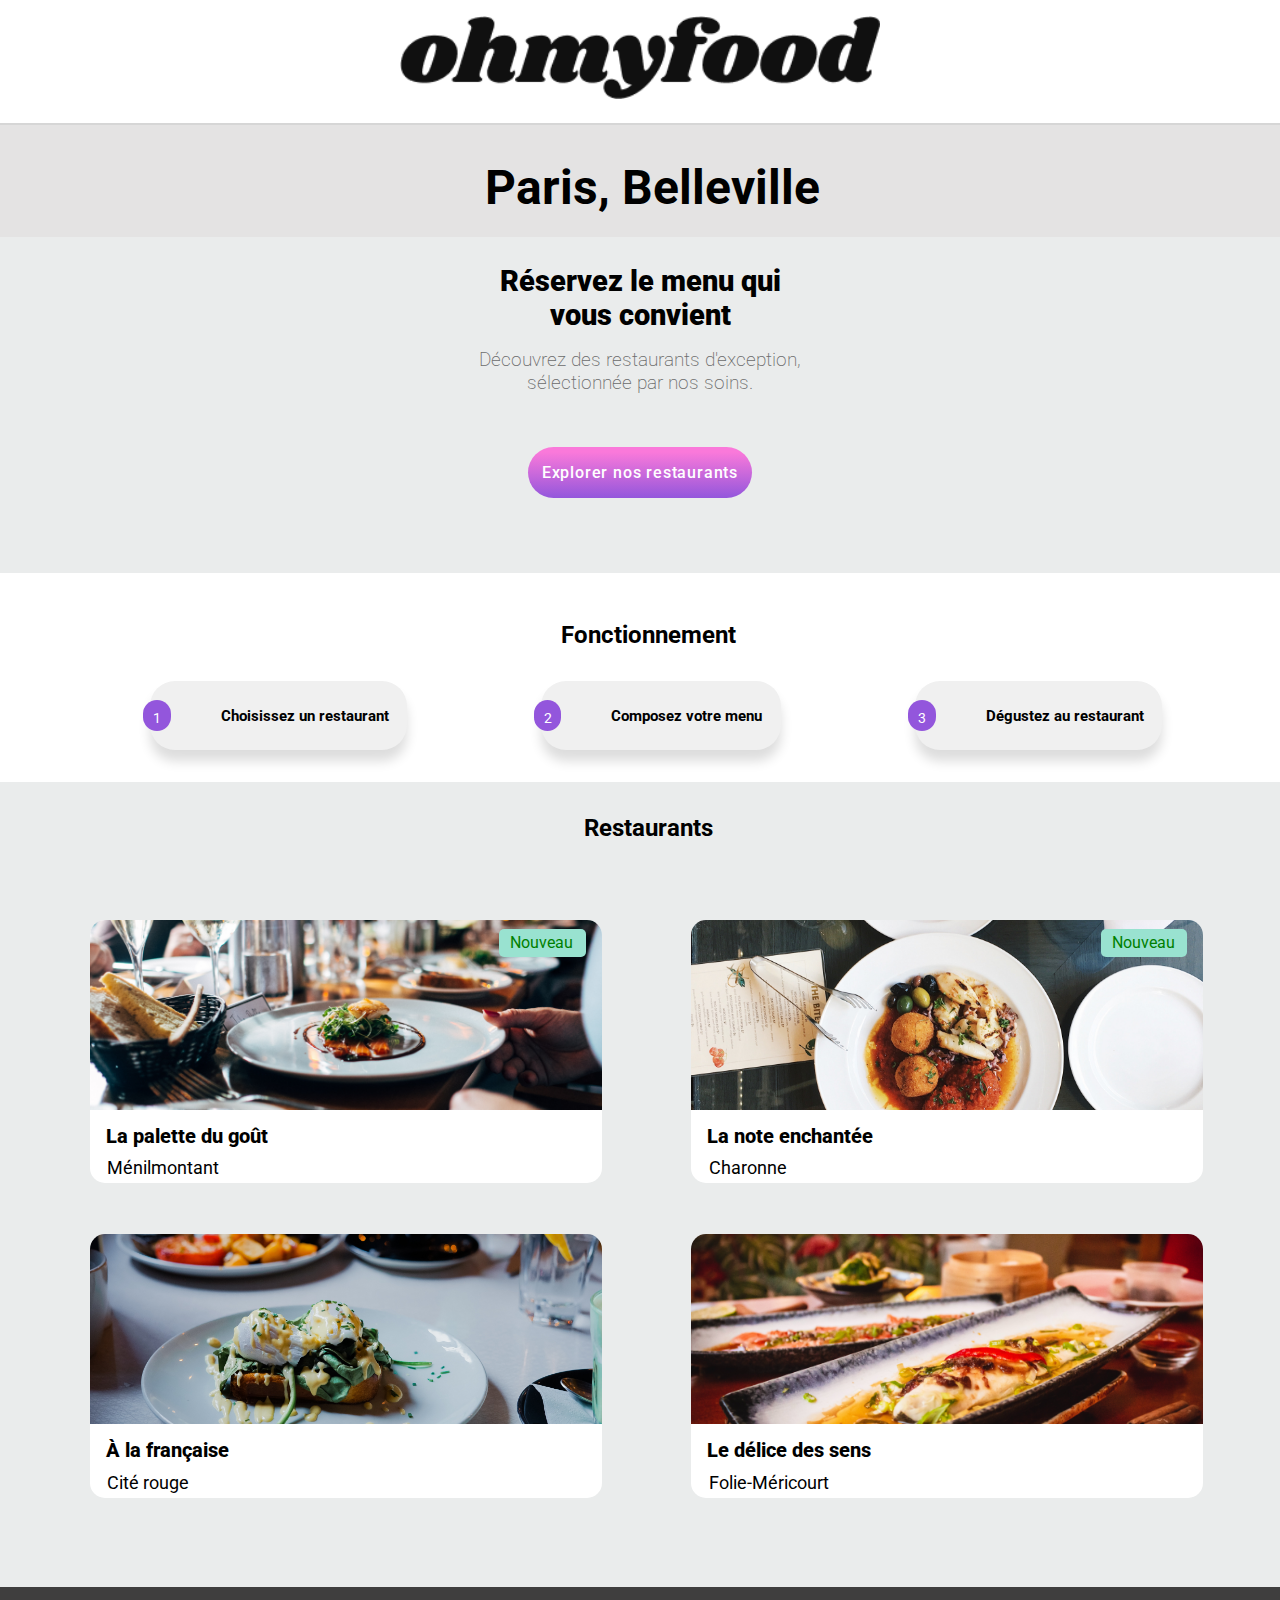
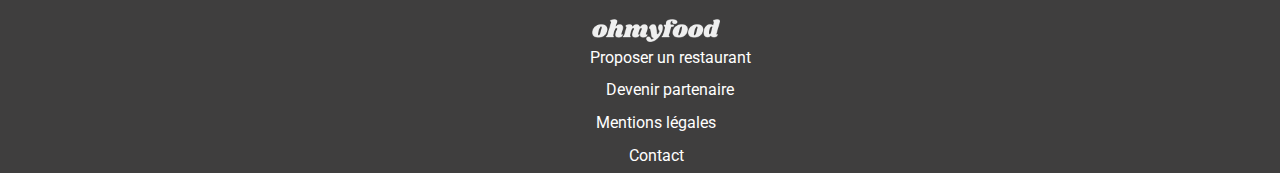
<file: index.html>
<!DOCTYPE html>
<html lang="fr">
    <head>
        <meta charset="UTF-8">
        <meta name="viewport" content="width=device-width, initial-scale=1.0">
        <meta http-equiv="X-UA-Compatible" content="ie=edge">
        <link rel="stylesheet" href="sass/main.css">
        <link rel="preconnect" href="https://fonts.gstatic.com">
        <link href="https://fonts.googleapis.com/css2?family=Roboto&display=swap" rel="stylesheet">
        <link rel="preconnect" href="https://fonts.gstatic.com">
        <link href="https://fonts.googleapis.com/css2?family=Shrikhand&display=swap" rel="stylesheet">
        <link rel="stylesheet" href="https://use.fontawesome.com/releases/v5.15.1/css/all.css" integrity="sha384-vp86vTRFVJgpjF9jiIGPEEqYqlDwgyBgEF109VFjmqGmIY/Y4HV4d3Gp2irVfcrp" crossorigin="anonymous">
        <title>Ohmyfood</title>
    </head>
    <body>
              
            <div class="loader__spinner">    
            </div>
                  
        
        <!--HEADER-->

            <header class="about">
                <div class="logo">
                    <a href="index.html"><img class="top_logo" src="images/logo/ohmyfood.png" alt="ohmyfood"></a>
                </div>
                    <div class="search">
                        <div class="position">
                            <i class="fas fa-map-marker-alt" aria-hidden="true"></i>
                            <a class="map" href="https://maps.google.fr" target="_blank" rel="noreferrer noopener">Paris, Belleville</a>
                        </div>
                    </div>    
                <div class="card_about">
                    <div class="about_text_content">
                        <h1> Réservez le menu qui  <br>vous convient</h1>
                        <h4 class="sous_titre">Découvrez des restaurants d'exception, <br>sélectionnée par nos soins.</h4>
                    </div>
                    <div class="explorer_btn">
                            <a href="#"><h4 class="explorer_text_btn">Explorer nos restaurants</h4></a>
                    </div>
                </div> 
            </header>

            <!--MAIN CONTENT-->

            <main class="container">
                <h2 class="titre_decouvrir">Fonctionnement</h2>
                <div class="decouvrir">
                    <div class=btn>
                        <div class="menu_choisissez">
                            <p class="number">1</p>
                            <i class="fas fa-mobile-alt" aria-hidden="true"></i>
                            <h5 class="menu_text_content">Choisissez un restaurant</h5>
                        </div>
                    </div>

                    <div class="btn">
                        <div class="menu_composez">
                            <p class="number">2</p>
                            <i class="fas fa-list" aria-hidden="true"></i>
                            <h5 class="menu_text_content">Composez votre menu</h5>
                        </div>
                    </div>

                    <div class="btn">
                        <div class="menu_degustez">
                            <p class="number">3</p>
                            <i class="fas fa-store" aria-hidden="true"></i>
                            <h5 class="menu_text_content">Dégustez au restaurant</h5>
                        </div>
                    </div>
                </div>

                <!--CARD SHOWING RESTAURANT-->


                <div class="card_container">
                    <h2 class="titre_resto">Restaurants</h2>
                        <div class="card">
                            <div class="card_image">
                                <a href="restaurant_palette.html">
                                <img src="images/restaurants/jay-wennington-N_Y88TWmGwA-unsplash.jpg" alt="La palette du goût"></a>
                                <div class="nouveau">Nouveau
                                </div>
                            </div>
                            <div class="card_text_content">
                                <p>La palette du goût</p>
                                <em>Ménilmontant</em>
                                <div class="heart">
                                    <span class="fa-stack">
                                        <i class="far  fa-heart fa-stack " aria-hidden="true"></i>
                                        <i class="far  fa-heart fa-stack fa-gradient" aria-hidden="true"></i>
                                    </span>
                                </div> 
                            </div>
                        </div>
                        <div class="card">
                            <div class="card_image">
                                <a href="restaurant_enchante.html">
                                <img src="images/restaurants/stil-u2Lp8tXIcjw-unsplash.jpg" alt="La note enchantée"></a>
                                <div class="nouveau">Nouveau</div>
                            </div>
                            <div class="card_text_content">
                                <p>La note enchantée</p>
                                <em>Charonne</em>
                                    <div class="heart">
                                        <span class="fa-stack">
                                            <i class="far  fa-heart fa-stack " aria-hidden="true"></i>
                                            <i class="far  fa-heart fa-stack fa-gradient" aria-hidden="true"></i>
                                        </span>
                                    </div> 
                                </div>
                            </div>

                        <div class="card">
                            <div class="card_image">
                                <a href="restaurant_française.html">
                                <img src="images/restaurants/toa-heftiba-DQKerTsQwi0-unsplash.jpg" alt="Ala française"></a>
                            </div>
                            <div class="card_text_content">
                                <p>À la française</p>
                                <em>Cité rouge</em>
                                <div class="heart">
                                    <span class="fa-stack">
                                        <i class="far  fa-heart fa-stack " aria-hidden="true"></i>
                                        <i class="far  fa-heart fa-stack fa-gradient" aria-hidden="true"></i>
                                    </span>
                                </div> 
                            </div>
                        </div>

                        <div class="card">
                            <div class="card_image">
                                <a href="restaurant_delice.html">
                                <img src="images/restaurants/louis-hansel-shotsoflouis-qNBGVyOCY8Q-unsplash.jpg" alt="Le délice des sens"></a>
                            </div>   
                            <div class="card_text_content">
                                <p>Le délice des sens</p>
                                <em>Folie-Méricourt</em>
                                <div class="heart">
                                    <span class="fa-stack">
                                        <i class="far  fa-heart fa-stack " aria-hidden="true"></i>
                                        <i class="far  fa-heart fa-stack fa-gradient" aria-hidden="true"></i>
                                    </span>
                                </div> 
                                </div>
                            </div>
                        </div>
                </div>
            </main>

            <!--FOOTER-->

            <footer>
                <div class="footer_logo">
                    <a href="#"><img class="bottom_logo" src="images/logo/ohmyfood.png" alt="ohmyfood"></a>
                </div>
                <div class="footer_proposer">
                    <i class="fas fa-utensils"></i>
                    <p class="footer_text_content">Proposer un restaurant</p>
                </div>   
                <div class="footer_partenaire">
                    <i class="fas fa-hands-helping"></i>
                    <p class="footer_text_content">Devenir partenaire</p>
                </div>
                <div class="footer_mentions">
                    <p class="footer_text_content">Mentions légales</p>
                </div >
                <div class="footer_contact">
                    <p class="contact_text_content"><a href="mailto:fakemail@free.contact">Contact</a></p>
                </div>  
            </footer>    
    </body>                
</html>
</file>
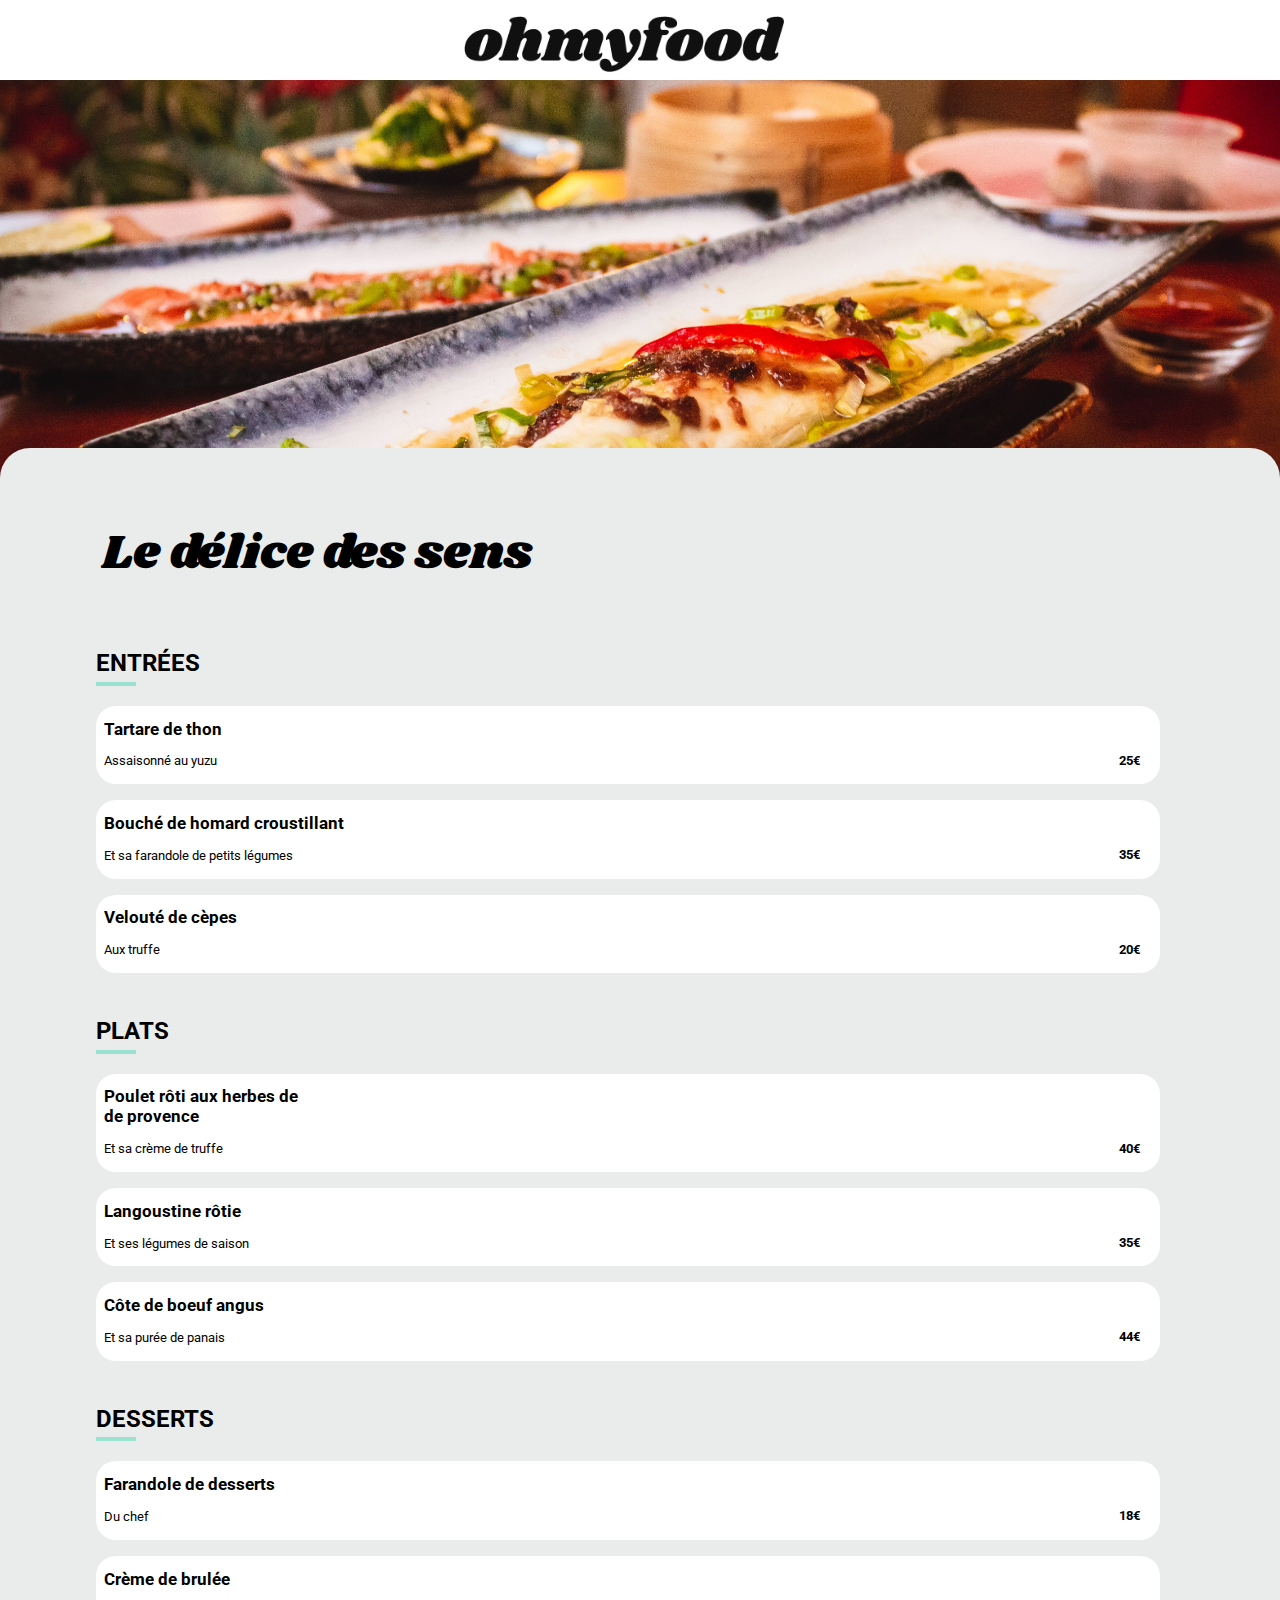
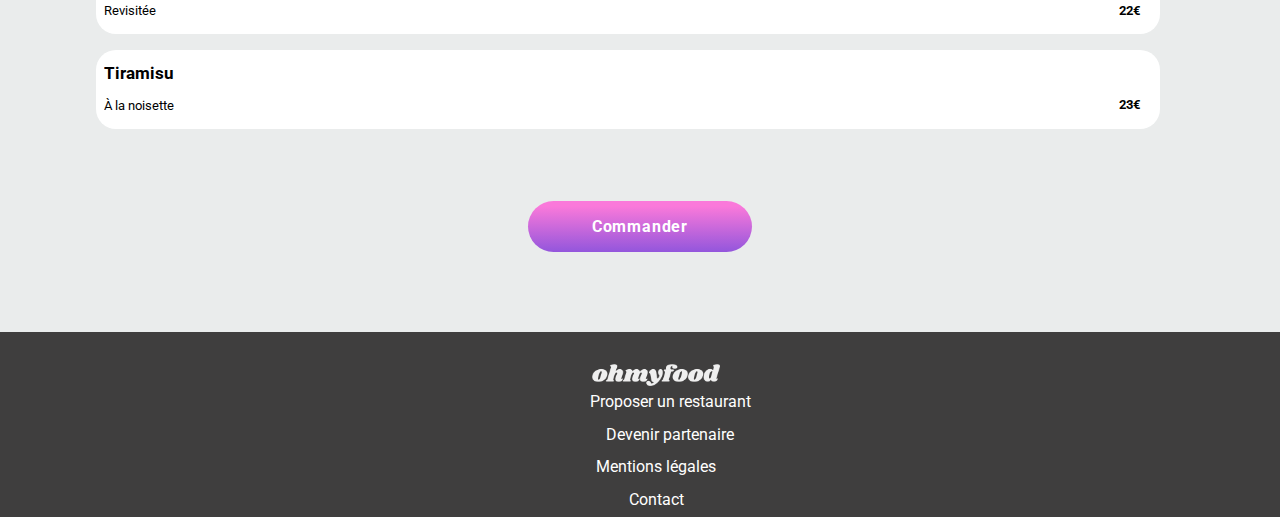
<file: restaurant_delice.html>
<!DOCTYPE html>
<html lang="fr">
    <head>
        <meta charset=UTF-8>
        <meta name="viewport" content="width=device-width, initial-scale=1.0">
        <meta http-equiv="X-UA-Compatible" content="ie=edge">
        <link rel="stylesheet" href="sass/restaurant.css">
        <link href="https://fonts.googleapis.com/css2?family=Roboto&display=swap" rel="stylesheet">
        <link rel="preconnect" href="https://fonts.gstatic.com">
        <link href="https://fonts.googleapis.com/css2?family=Shrikhand&display=swap" rel="stylesheet">
        <link rel="stylesheet" href="https://use.fontawesome.com/releases/v5.15.1/css/all.css" integrity="sha384-vp86vTRFVJgpjF9jiIGPEEqYqlDwgyBgEF109VFjmqGmIY/Y4HV4d3Gp2irVfcrp" crossorigin="anonymous">
        <title>Ohmyfood</title>
    </head>
    <body>

            <!--HEADER-->

        <header>
            <div class="logo">
                <a href="index.html"><i class="fas fa-arrow-left" aria-hidden="true"></i></a>
                <img class="top_logo_menu" src="images/logo/ohmyfood.png" alt="ohmyfood">
            </div>
        </header>  

            <!--MAIN CONTENT-->

        
            <div class="restaurant_image">
                <img src="images/restaurants/louis-hansel-shotsoflouis-qNBGVyOCY8Q-unsplash.jpg" alt="Le délice des sens"> 
            </div>
        <div class="container">   
            <div class="restaurant_name">    
                <h2>Le délice des sens</h2>
                <div class="heart">
                    <i class="far fa-heart fa-gradient" aria-hidden="true"></i>
                </div> 
            </div>

            <!--STARTERS-->

            <div class="main">
                <div class="starter">
                    <h2 class="starter__heading">ENTRÉES</h2>
                    <div class="starter__box box">
                        <div class="box__text">
                            <h3>Tartare de thon</h3>
                            <p>Assaisonné au yuzu<span class="box__price">25€</span></p>
                        </div>
                        <div class="box">
                            <div class="boxAnim__container"> 
                                <div class="boxAnim__circle">
                                    <div class="boxAnim__icon">
                                    </div>
                                </div>
                            </div>
                        </div>
                    </div>
                    <div class="starter__box box">
                        <div class="box__text">
                            <h3>Bouché de homard croustillant</h3>
                            <p>Et sa farandole de petits légumes<span class="box__price">35€</span></p>
                        </div>
                        <div class="box">
                            <div class="boxAnim__container">
                                <div class="boxAnim__circle">
                                    <div class="boxAnim__icon">
                                    </div>
                                </div>
                            </div>
                        </div>
                    </div>
                    <div class="starter__box box">
                        <div class="box__text">
                            <h3>Velouté de cèpes</h3>
                            <p>Aux truffe<span class="box__price">20€</span></p>
                        </div>
                        <div class="box">
                            <div class="boxAnim__container">
                                <div class="boxAnim__circle">
                                    <div class="boxAnim__icon">
                                    </div>
                                </div>
                            </div>
                        </div>
                    </div>
                </div>
    
                <!--MAIN COURSES-->
                <div class="maincourse">
                    <h2 class="maincourse__heading">PLATS</h2>
                    <div class="maincourse__box box">
                        <div class="box__text">
                            <h3>Poulet rôti aux herbes de<br>de provence</h3>
                            <p>Et sa crème de truffe<span class="box__price"></br>40€</span></p>
                        </div>
                        <div class="box">
                            <div class="boxAnim__container">
                                <div class="boxAnim__circle">
                                    <div class="boxAnim__icon">
                                    </div>
                                </div>
                            </div>
                        </div>
                    </div>
                    <div class="maincourse__box box">
                        <div class="box__text">
                            <h3>Langoustine rôtie</h3>
                            <p>Et ses légumes de saison<span class="box__price">35€</span></p>
                        </div>
                        <div class="box">
                            <div class="boxAnim__container">
                                <div class="boxAnim__circle">
                                    <div class="boxAnim__icon">
                                    </div>
                                </div>
                            </div>
                        </div>
                    </div>
                    <div class="maincourse__box box">
                        <div class="box__text">
                            <h3>Côte de boeuf angus</h3>
                            <p>Et sa purée de panais<span class="box__price">44€</span></p>
                        </div>
                        <div class="box">
                            <div class="boxAnim__container">
                                <div class="boxAnim__circle">
                                    <div class="boxAnim__icon">
                                    </div>
                                </div>
                            </div>
                        </div>
                    </div>
                </div>
                            <!--SWEETS-->
                <div class="sweet">
                    <h2 class="sweet__heading">DESSERTS</h2>
                    <div class="sweet__box box">
                        <div class="box__text">
                            <h3>Farandole de desserts</h3>
                            <p>Du chef<span class="box__price">18€</span></p>
                        </div>
                        <div class="box">
                            <div class="boxAnim__container">
                                <div class="boxAnim__circle">
                                    <div class="boxAnim__icon">
                                    </div>
                                </div>
                            </div>
                        </div>
                    </div>
                    <div class="sweet__box box">
                        <div class="box__text">
                            <h3>Crème de brulée</h3>
                            <p>Revisitée<span class="box__price">22€</span></p>
                        </div>
                        <div class="box">
                            <div class="boxAnim__container">
                                <div class="boxAnim__circle">
                                    <div class="boxAnim__icon">
                                    </div>
                                </div>
                            </div>
                        </div>
                    </div>
                    <div class="sweet__box box">
                        <div class="box__text">
                            <h3>Tiramisu</h3>
                            <p>À la noisette<span class="box__price">23€</span></p>
                        </div>
                        <div class="box">
                            <div class="boxAnim__container">
                                <div class="boxAnim__circle">
                                    <div class="boxAnim__icon">
                                    </div>
                                </div>
                            </div>
                        </div>
                    </div>
                </div>
                <div class="commander_btn">
                    <a href="#"><h4 class="commander_text_btn">Commander</h4></a>
                </div>
            </div>   
        </div>
       <!--FOOTER-->

       <footer>
            <div class="footer_logo">
                <a href="#"><img class="bottom_logo" src="images/logo/ohmyfood.png" alt="ohmyfood"></a>
            </div>
            <div class="footer_proposer">
                <i class="fas fa-utensils" aria-hidden="true"></i>
                <p class="footer_text_content">Proposer un restaurant</p>
            </div>   
            <div class="footer_partenaire">
                <i class="fas fa-hands-helping" aria-hidden="true"></i>
                <p class="footer_text_content">Devenir partenaire</p>
            </div>
            <div class="footer_mentions">
                <p class="footer_text_content">Mentions légales</p>
            </div >
            <div class="footer_contact">
                <p class="contact_text_content"><a href=mailto:fakemail@free.contact>Contact</a></p>
            </div>  
        </footer>    
    </body> 
</html>
</file>
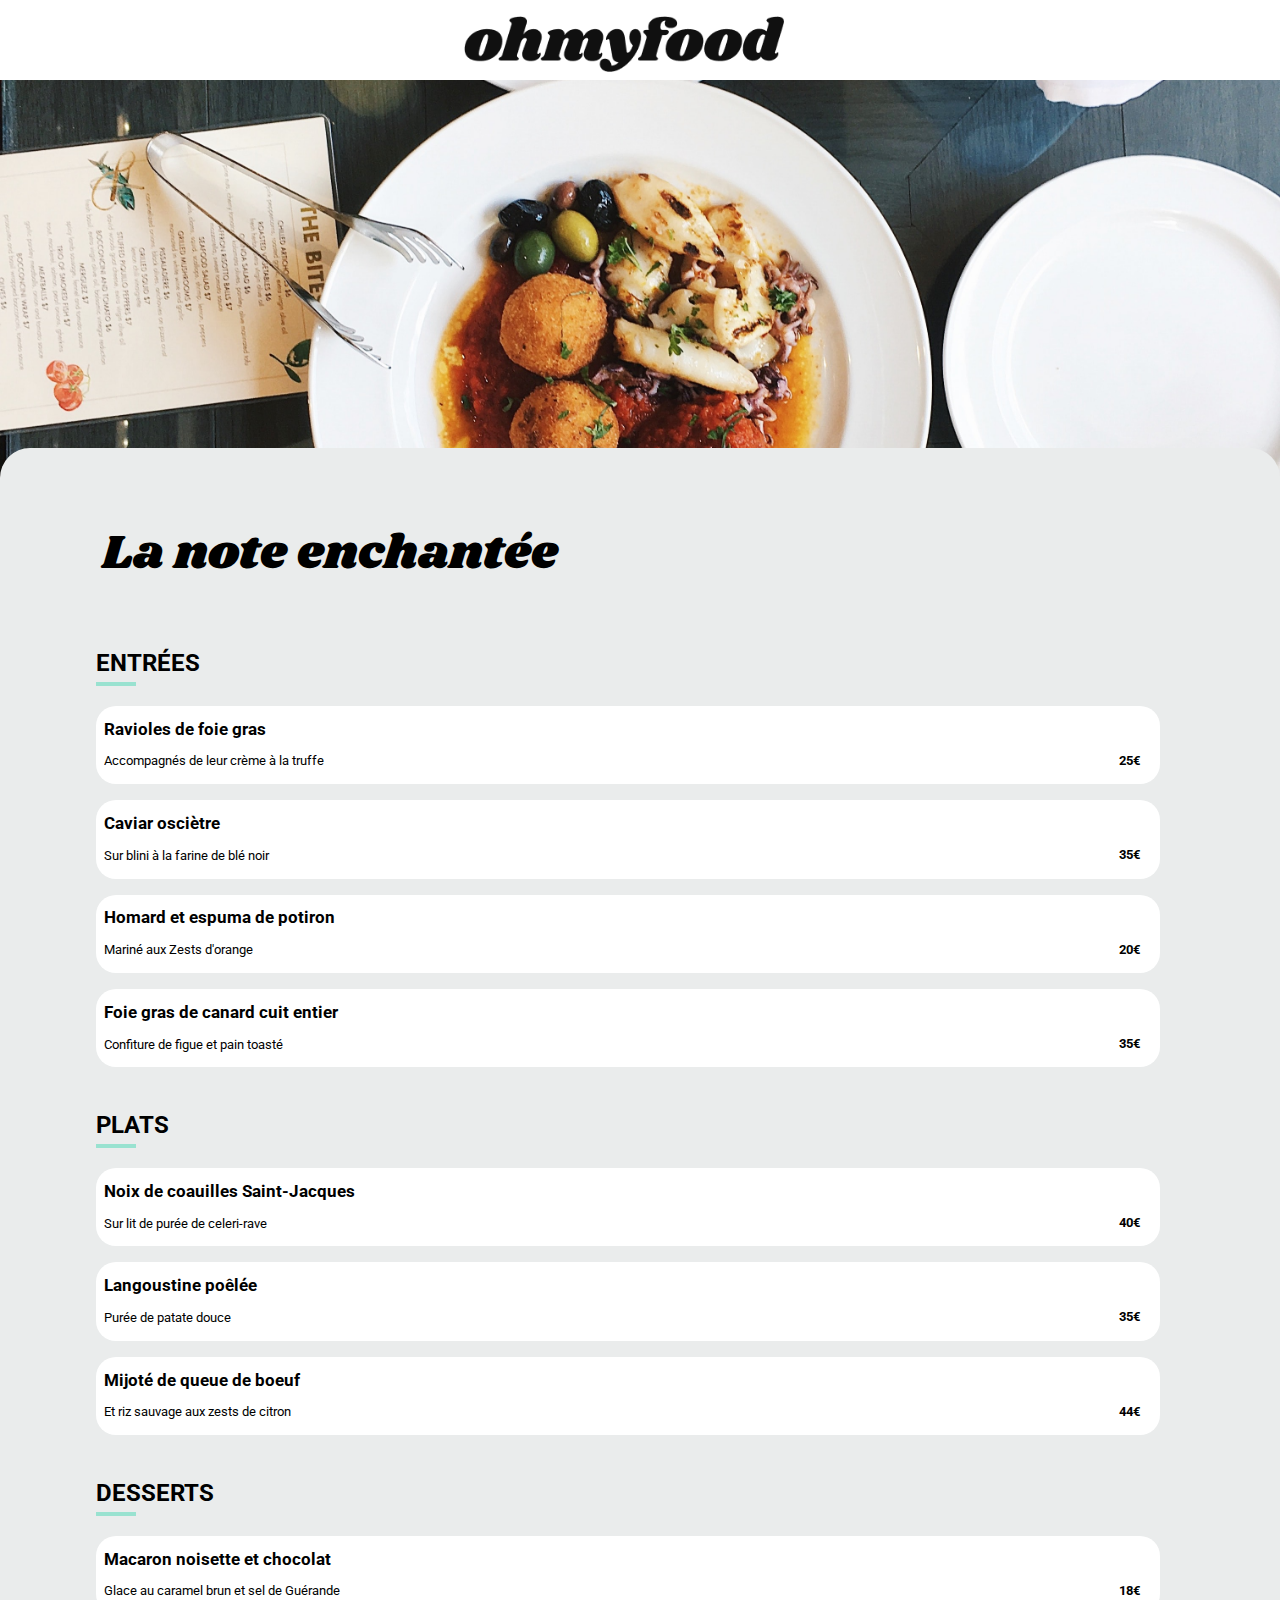
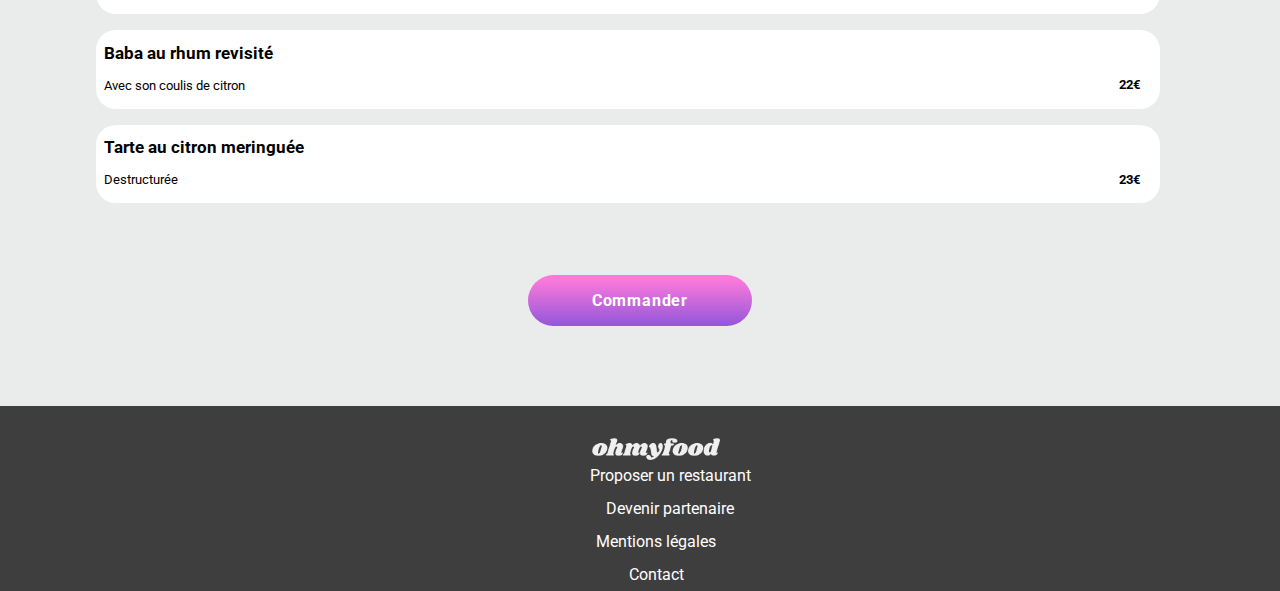
<file: restaurant_enchante.html>
<!DOCTYPE html>
<html lang="fr">
    <head>
        <meta charset=UTF-8>
        <meta name="viewport" content="width=device-width, initial-scale=1.0">
        <meta http-equiv="X-UA-Compatible" content="ie=edge">
        <link rel="stylesheet" href="sass/restaurant.css">
        <link href="https://fonts.googleapis.com/css2?family=Roboto&display=swap" rel="stylesheet">
        <link rel="preconnect" href="https://fonts.gstatic.com">
        <link href="https://fonts.googleapis.com/css2?family=Shrikhand&display=swap" rel="stylesheet">
        <link rel="stylesheet" href="https://use.fontawesome.com/releases/v5.15.1/css/all.css" integrity="sha384-vp86vTRFVJgpjF9jiIGPEEqYqlDwgyBgEF109VFjmqGmIY/Y4HV4d3Gp2irVfcrp" crossorigin="anonymous">
        <title>Ohmyfood</title>
    </head>
    <body>

             <!--HEADER-->

        <header>
            <div class="logo">
                <a href="index.html"><i class="fas fa-arrow-left"></i></a>
                <img class="top_logo_menu" src="images/logo/ohmyfood.png" alt="ohmyfood">
            </div>
         </header>  

            <!--MAIN CONTENT-->

         
            <div class="restaurant_image">
                <img src="images/restaurants/stil-u2Lp8tXIcjw-unsplash.jpg" alt="La note enchantée">
            </div>
        <div class="container">   
            <div class="restaurant_name">
                <h2>La note enchantée</h2>
                <div class="heart">
                    <i class="far fa-heart fa-gradient" aria-hidden="true"></i>
                </div> 
            </div>

             <!--STARTERS-->
            <div class="main">
                <div class="starter">
                    <h2 class="starter__heading">ENTRÉES</h2>
                    <div class="starter__box box">
                        <div class="box__text">
                            <h3>Ravioles de foie gras</h3>
                            <p>Accompagnés de leur crème à la truffe <span class="box__price">25€</span></p>
                        </div>
                        <div class="box">
                            <div class="boxAnim__container"> 
                                <div class="boxAnim__circle">
                                    <div class="boxAnim__icon">
                                    </div>
                                </div>
                            </div>
                        </div>
                    </div>
                    <div class="starter__box box">
                        <div class="box__text">
                            <h3>Caviar osciètre</h3>
                            <p>Sur blini à la farine de blé noir<span class="box__price">35€</span></p>
                        </div>
                        <div class="box">
                            <div class="boxAnim__container">
                                <div class="boxAnim__circle">
                                    <div class="boxAnim__icon">
                                    </div>
                                </div>
                            </div>
                        </div>
                    </div>
                    <div class="starter__box box">
                        <div class="box__text">
                            <h3>Homard et espuma de potiron</h3>
                            <p>Mariné aux Zests d'orange<span class="box__price">20€</span></p>
                        </div>
                        <div class="box">
                            <div class="boxAnim__container">
                                <div class="boxAnim__circle">
                                    <div class="boxAnim__icon">
                                    </div>
                                </div>
                            </div>
                        </div>
                    </div>
                    <div class="starter__box box">
                        <div class="box__text">
                            <h3>Foie gras de canard cuit entier</h3>
                            <p>Confiture de figue et pain toasté<span class="box__price">35€</span></p>
                        </div>
                        <div class="box">
                            <div class="boxAnim__container">
                                <div class="boxAnim__circle">
                                    <div class="boxAnim__icon">
                                    </div>
                                </div>
                            </div>
                        </div>
                    </div>
                </div>
    
                <!--MAIN COURSES-->
                <div class="maincourse">
                    <h2 class="maincourse__heading">PLATS</h2>
                    <div class="maincourse__box box">
                        <div class="box__text">
                            <h3>Noix de  coauilles Saint-Jacques</h3>
                            <p>Sur lit de purée de celeri-rave<span class="box__price">40€</span></p>
                        </div>
                        <div class="box">
                            <div class="boxAnim__container">
                                <div class="boxAnim__circle">
                                    <div class="boxAnim__icon">
                                    </div>
                                </div>
                            </div>
                        </div>
                    </div>
                    <div class="maincourse__box box">
                        <div class="box__text">
                            <h3>Langoustine poêlée</h3>
                            <p>Purée de patate douce<span class="box__price">35€</span></p>
                        </div>
                        <div class="box">
                            <div class="boxAnim__container">
                                <div class="boxAnim__circle">
                                    <div class="boxAnim__icon">
                                    </div>
                                </div>
                            </div>
                        </div>
                    </div>
                    <div class="maincourse__box box">
                        <div class="box__text">
                            <h3>Mijoté de queue de boeuf</h3>
                            <p>Et riz sauvage aux zests de citron<span class="box__price">44€</span></p>
                        </div>
                        <div class="box">
                            <div class="boxAnim__container">
                                <div class="boxAnim__circle">
                                    <div class="boxAnim__icon">
                                    </div>
                                </div>
                            </div>
                        </div>
                    </div>
                </div>
                            <!--SWEETS-->
                <div class="sweet">
                    <h2 class="sweet__heading">DESSERTS</h2>
                    <div class="sweet__box box">
                        <div class="box__text">
                            <h3>Macaron noisette et chocolat</h3>
                            <p>Glace au caramel brun et sel de Guérande<span class="box__price">18€</span></p>
                        </div>
                        <div class="box">
                            <div class="boxAnim__container">
                                <div class="boxAnim__circle">
                                    <div class="boxAnim__icon">
                                    </div>
                                </div>
                            </div>
                        </div>
                    </div>
                    <div class="sweet__box box">
                        <div class="box__text">
                            <h3>Baba au rhum revisité</h3>
                            <p>Avec son coulis de citron<span class="box__price">22€</span></p>
                        </div>
                        <div class="box">
                            <div class="boxAnim__container">
                                <div class="boxAnim__circle">
                                    <div class="boxAnim__icon">
                                    </div>
                                </div>
                            </div>
                        </div>
                    </div>
                    <div class="sweet__box box">
                        <div class="box__text">
                            <h3>Tarte au citron meringuée</h3>
                            <p>Destructurée<span class="box__price">23€</span></p>
                        </div>
                        <div class="box">
                            <div class="boxAnim__container">
                                <div class="boxAnim__circle">
                                    <div class="boxAnim__icon">
                                    </div>
                                </div>
                            </div>
                        </div>
                    </div>
                </div>
            </div>
        
                <div class="commander_btn">
                    <a href="#"><h4 class="commander_text_btn">Commander</h4></a>
                </div>
              
        </div>
        <!--FOOTER-->

       <footer>
            <div class="footer_logo">
                <a href="#"><img class="bottom_logo" src="images/logo/ohmyfood.png" alt="ohmyfood"></a>
            </div>
            <div class="footer_proposer">
                <i class="fas fa-utensils"></i>
                <p class="footer_text_content">Proposer un restaurant</p>
            </div>   
            <div class="footer_partenaire">
                <i class="fas fa-hands-helping"></i>
                <p class="footer_text_content">Devenir partenaire</p>
            </div>
            <div class="footer_mentions">
                <p class="footer_text_content">Mentions légales</p>
            </div >
            <div class="footer_contact">
                <p class="contact_text_content"><a href=mailto:fakemail@free.contact>Contact</a></p>
            </div>  
        </footer>    
    </body> 
</html>
</file>
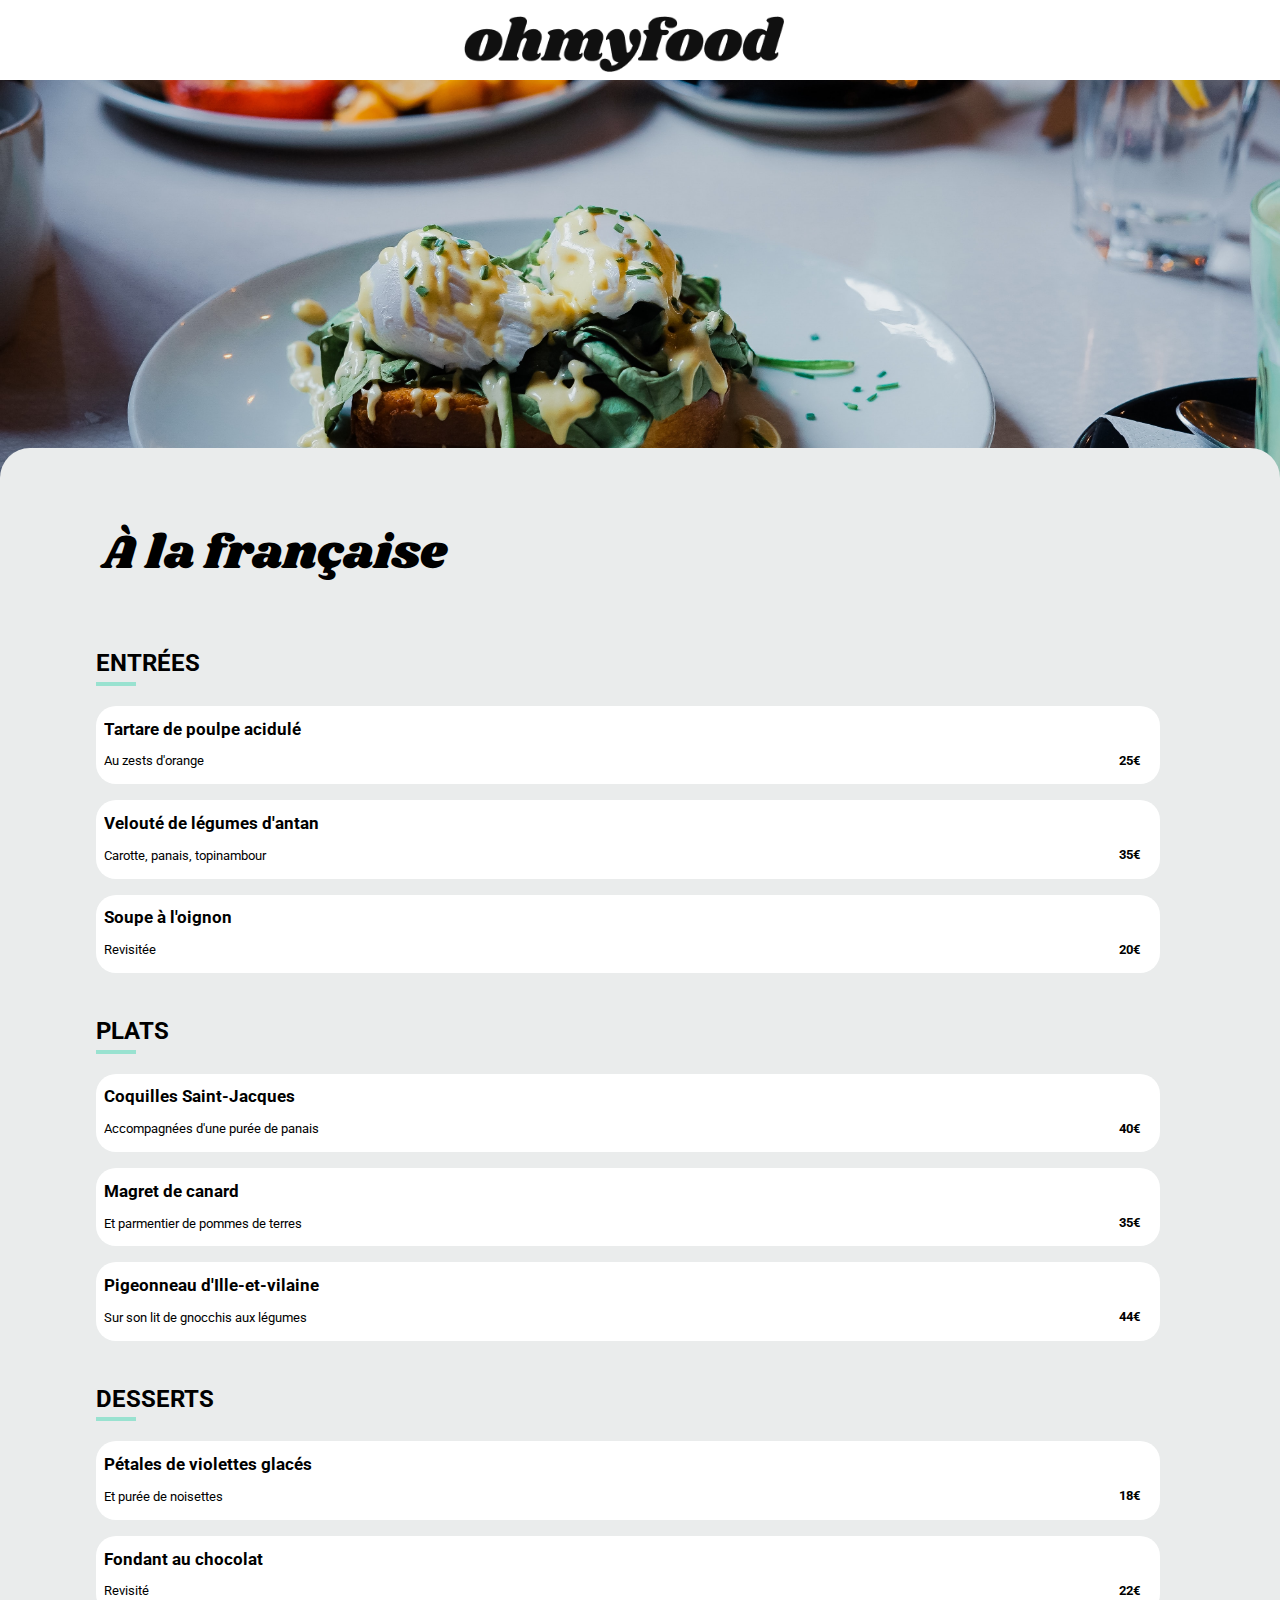
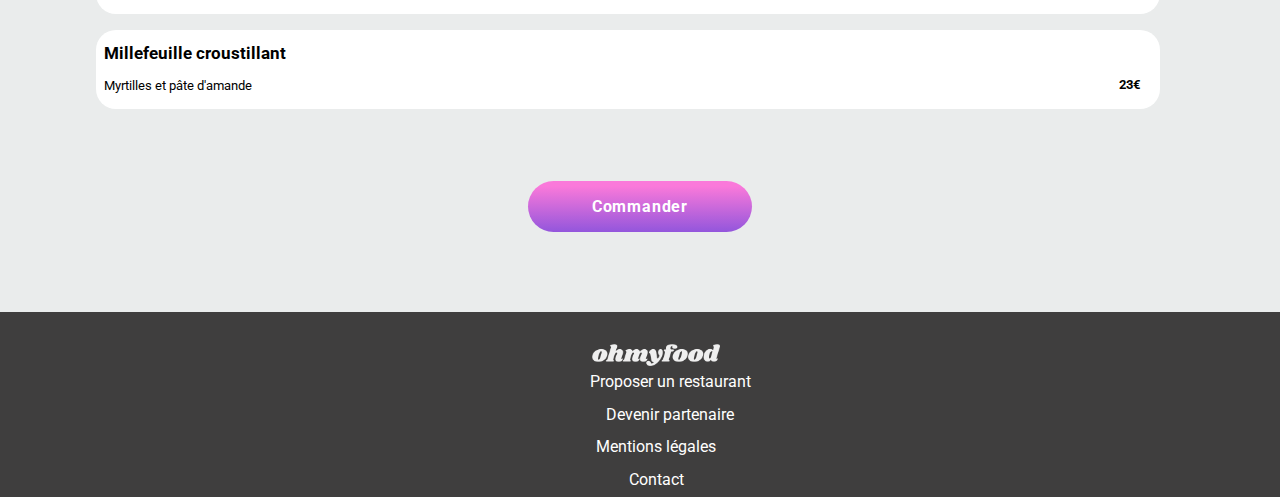
<file: restaurant_française.html>
<!DOCTYPE html>
<html lang="fr">
    <head>
        <meta charset=UTF-8>
        <meta name="viewport" content="width=device-width, initial-scale=1.0">
        <meta http-equiv="X-UA-Compatible" content="ie=edge">
        <link rel="stylesheet" href="sass/restaurant.css">
        <link href="https://fonts.googleapis.com/css2?family=Roboto&display=swap" rel="stylesheet">
        <link rel="preconnect" href="https://fonts.gstatic.com">
        <link href="https://fonts.googleapis.com/css2?family=Shrikhand&display=swap" rel="stylesheet">
        <link rel="stylesheet" href="https://use.fontawesome.com/releases/v5.15.1/css/all.css" integrity="sha384-vp86vTRFVJgpjF9jiIGPEEqYqlDwgyBgEF109VFjmqGmIY/Y4HV4d3Gp2irVfcrp" crossorigin="anonymous">
        <title>Ohmyfood</title>
    </head>
    <body>

            <!--HEADER-->

        <header>
            <div class="logo">
                <a href="index.html"><i class="fas fa-arrow-left"></i></a>
                <img class="top_logo_menu" src="images/logo/ohmyfood.png" alt="ohmyfood">
            </div>
         </header>  

            <!--MAIN CONTENT-->

         
            <div class="restaurant_image">
                <img src="images/restaurants/toa-heftiba-DQKerTsQwi0-unsplash.jpg" alt="Ala française">
            </div>

        <div class="container">
            <div class="restaurant_name">   
                <h2>À la française</h2>
                <div class="heart">
                    <i class="far fa-heart fa-gradient" aria-hidden="true"></i>
                </div> 
            </div>

            <!--STARTERS-->

             <div class="main">
                <div class="starter">
                    <h2 class="starter__heading">ENTRÉES</h2>
                    <div class="starter__box box">
                        <div class="box__text">
                            <h3>Tartare de poulpe acidulé</h3>
                            <p>Au zests d'orange<span class="box__price">25€</span></p>
                        </div>
                        <div class="boxAnim">
                            <div class="boxAnim__container"> 
                                <div class="boxAnim__circle">
                                    <div class="boxAnim__icon">
                                    </div>
                                </div>
                            </div>
                        </div>
                    </div>
                    <div class="starter__box box">
                        <div class="box__text">
                            <h3>Velouté de légumes d'antan</h3>
                            <p>Carotte, panais, topinambour<span class="box__price">35€</span></p>
                        </div>
                        <div class="box">
                            <div class="boxAnim__container">
                                <div class="boxAnim__circle">
                                    <div class="boxAnim__icon">
                                    </div>
                                </div>
                            </div>
                        </div>
                    </div>
                    <div class="starter__box box">
                        <div class="box__text">
                            <h3>Soupe à l'oignon</h3>
                            <p>Revisitée<span class="box__price">20€</span></p>
                        </div>
                        <div class="box">
                            <div class="boxAnim__container">
                                <div class="boxAnim__circle">
                                    <div class="boxAnim__icon">
                                    </div>
                                </div>
                            </div>
                        </div>
                    </div>
                </div>
    
                <!--MAIN COURSES-->

                <div class="maincourse">
                    <h2 class="maincourse__heading">PLATS</h2>
                    <div class="maincourse__box box">
                        <div class="box__text">
                            <h3>Coquilles Saint-Jacques</h3>
                            <p>Accompagnées d'une purée de panais<span class="box__price">40€</span></p>
                        </div>
                        <div class="box">
                            <div class="boxAnim__container">
                                <div class="boxAnim__circle">
                                    <div class="boxAnim__icon">
                                    </div>
                                </div>
                            </div>
                        </div>
                    </div>
                    <div class="maincourse__box box">
                        <div class="box__text">
                            <h3>Magret de canard </h3>
                            <p>Et parmentier de pommes de terres<span class="box__price">35€</span></p>
                        </div>
                        <div class="boxAnim">
                            <div class="boxAnim__container">
                                <div class="boxAnim__circle">
                                    <div class="boxAnim__icon">
                                    </div>
                                </div>
                            </div>
                        </div>
                    </div>
                    <div class="maincourse__box box">
                        <div class="box__text">
                            <h3>Pigeonneau d'Ille-et-vilaine</h3>
                            <p>Sur son lit de gnocchis aux légumes<span class="box__price">44€</span></p>
                        </div>
                        <div class="box">
                            <div class="boxAnim__container">
                                <div class="boxAnim__circle">
                                    <div class="boxAnim__icon">
                                    </div>
                                </div>
                            </div>
                        </div>
                    </div>
                </div>
                            <!--SWEETS-->
                <div class="sweet">
                    <h2 class="sweet__heading">DESSERTS</h2>
                    <div class="sweet__box box">
                        <div class="box__text">
                            <h3>Pétales de violettes glacés</h3>
                            <p>Et purée de noisettes<span class="box__price">18€</span></p>
                        </div>
                        <div class="box">
                            <div class="boxAnim__container">
                                <div class="boxAnim__circle">
                                    <div class="boxAnim__icon">
                                    </div>
                                </div>
                            </div>
                        </div>
                    </div>
                    <div class="sweet__box box">
                        <div class="box__text">
                            <h3>Fondant au chocolat</h3>
                            <p>Revisité<span class="box__price">22€</span></p>
                        </div>
                        <div class="box">
                            <div class="boxAnim__container">
                                <div class="boxAnim__circle">
                                    <div class="boxAnim__icon">
                                    </div>
                                </div>
                            </div>
                        </div>
                    </div>
                    <div class="sweet__box box">
                        <div class="box__text">
                            <h3>Millefeuille croustillant</h3>
                            <p>Myrtilles et pâte d'amande<span class="box__price">23€</span></p>
                        </div>
                        <div class="box">
                            <div class="boxAnim__container">
                                <div class="boxAnim__circle">
                                    <div class="boxAnim__icon">
                                    </div>
                                </div>
                            </div>
                        </div>
                    </div>
                </div>
            
                <div class="commander_btn">
                    <a href="#"><h4 class="commander_text_btn">Commander</h4></a>
                </div>
            </div>
        </div>

       <!--FOOTER-->

       <footer>
            <div class="footer_logo">
                <a href="#"><img class="bottom_logo" src="images/logo/ohmyfood.png" alt="ohmyfood"></a>
            </div>
            <div class="footer_proposer">
                <i class="fas fa-utensils"></i>
                <p class="footer_text_content">Proposer un restaurant</p>
            </div>   
            <div class="footer_partenaire">
                <i class="fas fa-hands-helping"></i>
                <p class="footer_text_content">Devenir partenaire</p>
            </div>
            <div class="footer_mentions">
                <p class="footer_text_content">Mentions légales</p>
            </div >
            <div class="footer_contact">
                <p class="contact_text_content"><a href=mailto:fakemail@free.contact>Contact</a></p>
            </div>  
        </footer>    
    </body> 
</html>
</file>
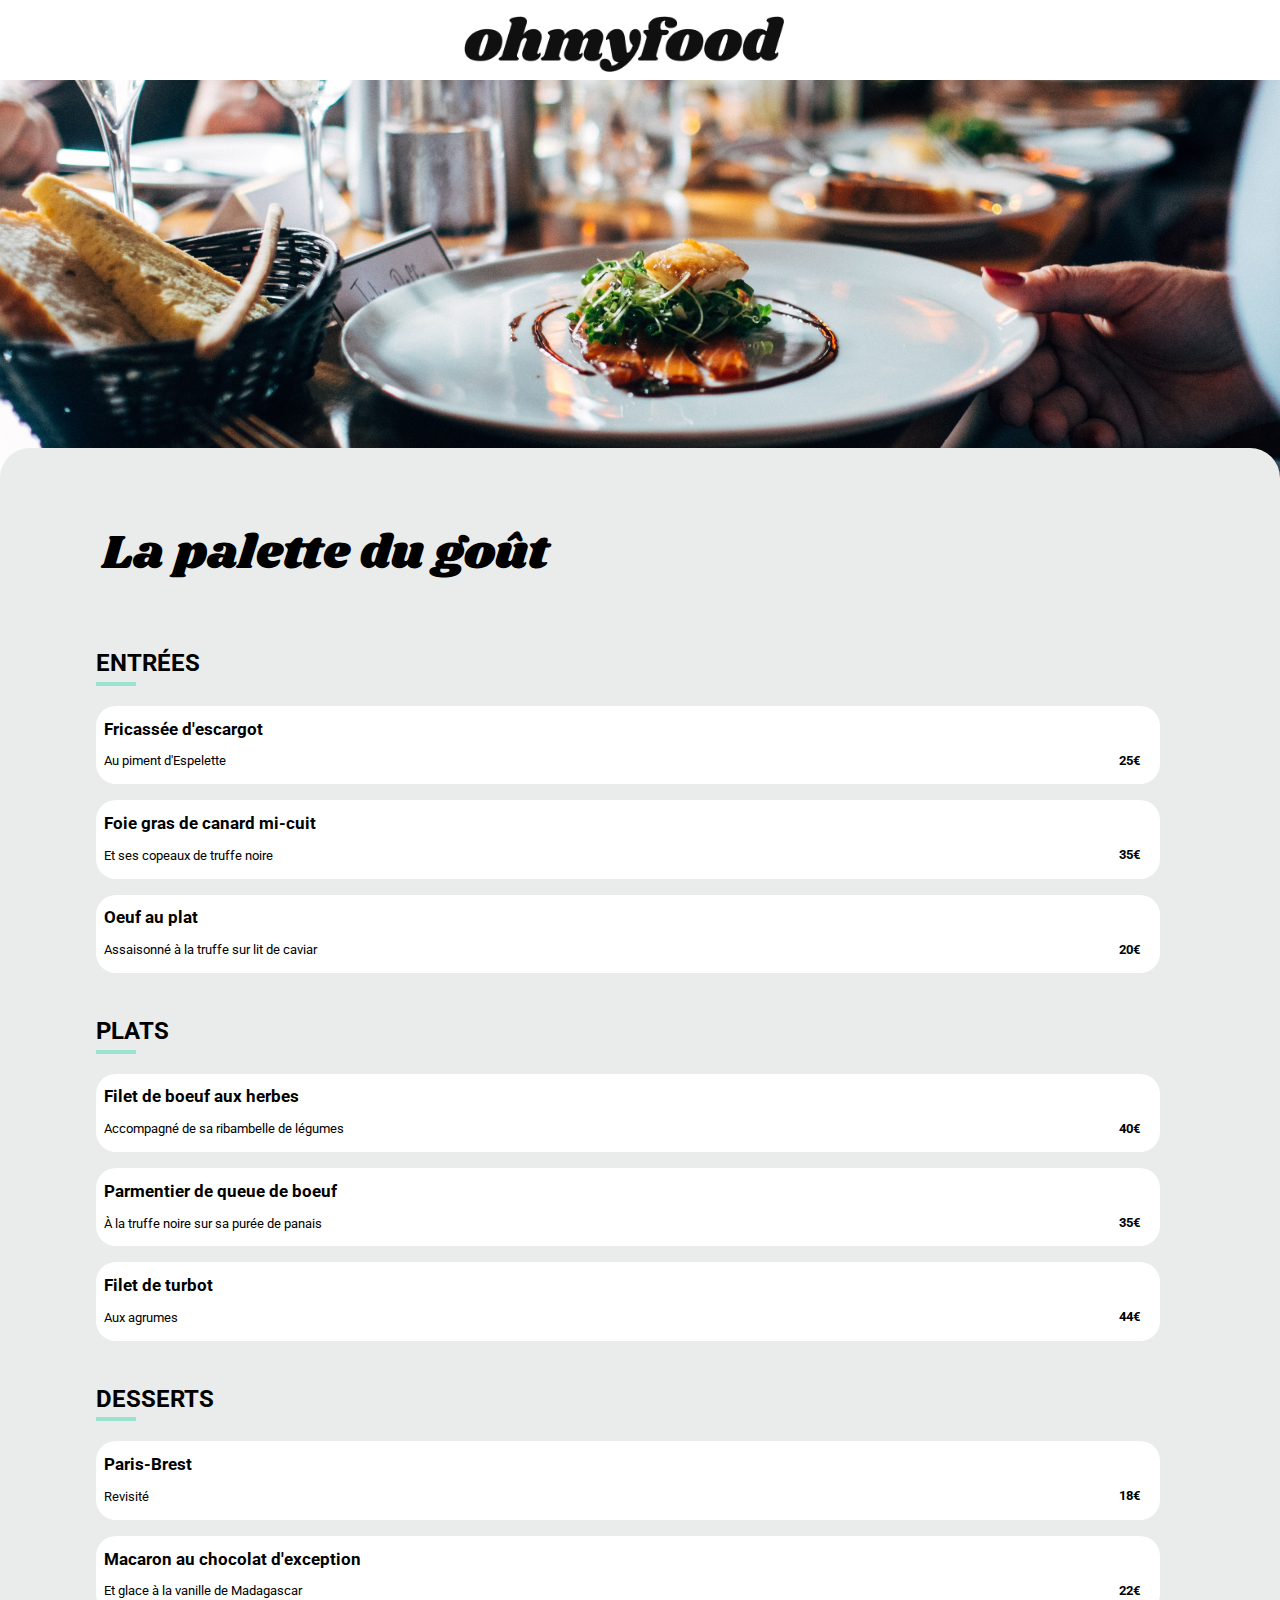
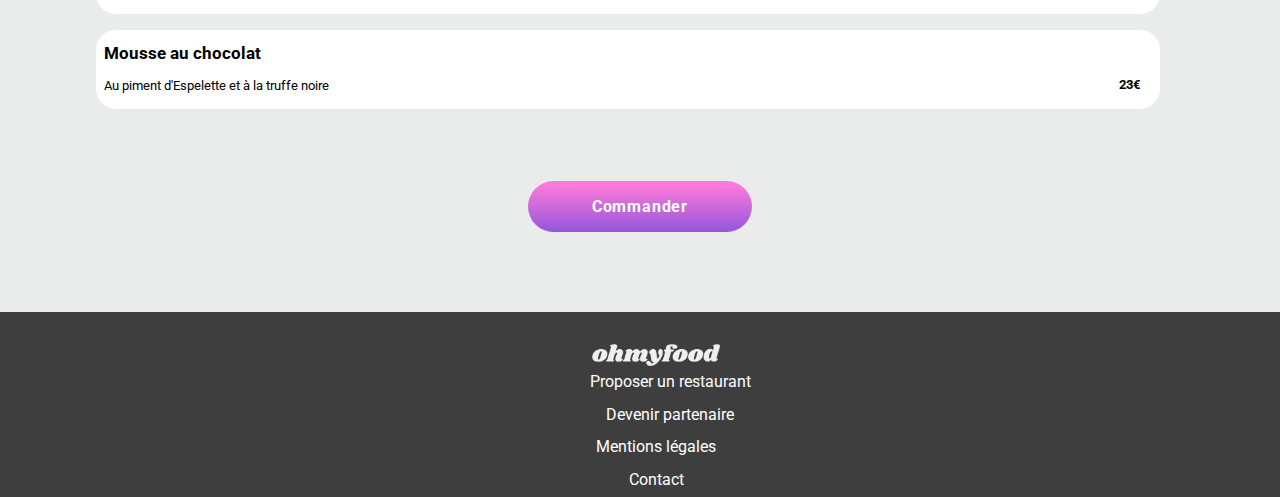
<file: restaurant_palette.html>
<!DOCTYPE html>
<html lang="fr">
    <head>
        <meta charset=UTF-8>
        <meta name="viewport" content="width=device-width, initial-scale=1.0">
        <meta http-equiv="X-UA-Compatible" content="ie=edge">
        <link rel="stylesheet" href="sass/restaurant.css">
        <link href="https://fonts.googleapis.com/css2?family=Roboto&display=swap" rel="stylesheet">
        <link rel="preconnect" href="https://fonts.gstatic.com">
        <link href="https://fonts.googleapis.com/css2?family=Shrikhand&display=swap" rel="stylesheet">
        <link rel="stylesheet" href="https://use.fontawesome.com/releases/v5.15.1/css/all.css" integrity="sha384-vp86vTRFVJgpjF9jiIGPEEqYqlDwgyBgEF109VFjmqGmIY/Y4HV4d3Gp2irVfcrp" crossorigin="anonymous">
        <title>Ohmyfood</title>
    </head>
    <body>

             <!--HEADER-->

        <header>
            <div class="logo">
                <a href="index.html"><i class="fas fa-arrow-left"></i></a>
                <img class="top_logo_menu" src="images/logo/ohmyfood.png" alt="ohmyfood">
            </div>
         </header>  

             <!--MAIN CONTENT-->

         
            <div class="restaurant_image">
                <img src="images/restaurants/jay-wennington-N_Y88TWmGwA-unsplash.jpg" alt="La palette du goût">  
            </div>
        <div class="container">  
            <div class="restaurant_name">
                <h2>La palette du goût</h2>
                <div class="heart">
                    <i class="far fa-heart fa-gradient" aria-hidden="true"></i>
                </div> 
            </div>

            <!--STARTERS-->
            <div class="main">
                <div class="starter">
                    <h2 class="starter__heading">ENTRÉES</h2>
                    <div class="starter__box box">
                        <div class="box__text">
                            <h3>Fricassée d'escargot</h3>
                            <p>Au piment d'Espelette<span class="box__price">25€</span></p>
                        </div>
                        <div class="boxAnim">
                            <div class="boxAnim__container"> 
                                <div class="boxAnim__circle">
                                    <div class="boxAnim__icon">
                                    </div>
                                </div>
                            </div>
                        </div>
                    </div>  
                    <div class="starter__box box">
                        <div class="box__text">
                            <h3>Foie gras de canard mi-cuit</h3>
                            <p>Et ses copeaux de truffe noire<span class="box__price">35€</span></p>
                        </div>
                        <div class="boxAmim">
                            <div class="boxAnim__container">
                                <div class="boxAnim__circle">
                                    <div class="boxAnim__icon">
                                    </div>
                                </div>
                            </div>
                        </div>
                    </div>
                    <div class="starter__box box">
                        <div class="box__text">
                            <h3>Oeuf au plat</h3>
                            <p>Assaisonné à la truffe sur lit de caviar<span class="box__price">20€</span></p>
                        </div>
                        <div class="boxAnim">
                            <div class="boxAnim__container">
                                <div class="boxAnim__circle">
                                    <div class="boxAnim__icon">
                                    </div>
                                </div>
                            </div>
                        </div>
                    </div>
                </div>
    
                <!--MAIN COURSES-->
                <div class="maincourse">
                    <h2 class="maincourse__heading">PLATS</h2>
                    <div class="maincourse__box box">
                        <div class="box__text">
                            <h3>Filet de boeuf aux herbes</h3>
                            <p>Accompagné de sa ribambelle de légumes <span class="box__price">40€</span></p>
                        </div>
                        <div class="boxAnim">
                            <div class="boxAnim__container">
                                <div class="boxAnim__circle">
                                    <div class="boxAnim__icon">
                                    </div>
                                </div>
                            </div>
                        </div>
                    </div>
                    <div class="maincourse__box box">
                        <div class="box__text">
                            <h3>Parmentier de queue de boeuf</h3>
                            <p>À la truffe noire sur sa purée de panais<span class="box__price">35€</span></p>
                        </div>
                        <div class="boxAnim">
                            <div class="boxAnim__container">
                                <div class="boxAnim__circle">
                                    <div class="boxAnim__icon">
                                    </div>
                                </div>
                            </div>
                        </div>
                    </div>
                    <div class="maincourse__box box">
                        <div class="box__text">
                            <h3>Filet de turbot</h3>
                            <p>Aux agrumes<span class="box__price">44€</span></p>
                        </div>
                        <div class="boxAnim">
                            <div class="boxAnim__container">
                                <div class="boxAnim__circle">
                                    <div class="boxAnim__icon">
                                    </div>
                                </div>
                            </div>
                        </div>
                    </div>
                </div>
                            <!--SWEETS-->
                <div class="sweet">
                    <h2 class="sweet__heading">DESSERTS</h2>
                    <div class="sweet__box box">
                        <div class="box__text">
                            <h3>Paris-Brest</h3>
                            <p>Revisité<span class="box__price">18€</span></p>
                        </div>
                        <div class="boxAnim">
                            <div class="boxAnim__container">
                                <div class="boxAnim__circle">
                                    <div class="boxAnim__icon">
                                    </div>
                                </div>
                            </div>
                        </div>
                    </div>
                    <div class="sweet__box box">
                        <div class="box__text">
                            <h3>Macaron au chocolat d'exception</h3>
                            <p>Et glace à la vanille de Madagascar<span class="box__price">22€</span></p>
                        </div>
                        <div class="boxAnim">
                            <div class="boxAnim__container">
                                <div class="boxAnim__circle">
                                    <div class="boxAnim__icon">
                                    </div>
                                </div>
                            </div>
                        </div>
                    </div>
                    <div class="sweet__box box">
                        <div class="box__text">
                            <h3>Mousse au chocolat</h3>
                            <p>Au piment d'Espelette et à la truffe noire<span class="box__price">23€</span></p>
                        </div>
                        <div class="boxAnim">
                            <div class="boxAnim__container">
                                <div class="boxAnim__circle">
                                    <div class="boxAnim__icon">
                                    </div>
                                </div>
                            </div>
                        </div>
                    </div>
                </div>
            </div>

            <div class="commander_btn">
            <a href="#"><h4 class="commander_text_btn">Commander</h4></a>
            </div>
        </div>
                <!--FOOTER-->

        <footer>
            <div class="footer_logo">
                <a href="#"><img class="bottom_logo" src="images/logo/ohmyfood.png" alt="ohmyfood"></a>
            </div>
            <div class="footer_proposer">
                <i class="fas fa-utensils"></i>
                <p class="footer_text_content">Proposer un restaurant</p>
            </div>   
             <div class="footer_partenaire">
                <i class="fas fa-hands-helping"></i>
                <p class="footer_text_content">Devenir partenaire</p>
            </div>
            <div class="footer_mentions">
                <p class="footer_text_content">Mentions légales</p>
            </div >
            <div class="footer_contact">
                <p class="contact_text_content"><a href=mailto:fakemail@free.contact>Contact</a></p>
            </div>  
        </footer>   
    </body> 
</html>
</file>
<file: sass/main.css>
/*---PAGE ACCUEIL---*/
/*----HEADER----*/
/*-----MAIN CONTENT----*/
/*----CARD SHOWING RESTAURANT----*/
/*---CARD MENU---*/
/*-----FOOTER----*/
@import url("https://fonts.googleapis.com/css2?family=Roboto:wght@700&display=swap");
@import url("https://fonts.googleapis.com/css2?family=Roboto&display=swap");
@import url("https://fonts.googleapis.com/css2?family=Shrikhand&display=swap");
@keyframes spin {
  0% {
    -webkit-transform: rotate(0deg);
    -moz-transform: rotate(0deg);
    transform: rotate(0deg);
    opacity: 1;
  }
  25% {
    -webkit-transform: rotate(120deg);
    -moz-transform: rotate(120deg);
    transform: rotate(120deg);
    opacity: 1;
  }
  50% {
    -webkit-transform: rotate(160deg);
    -moz-transfrom: rotate(160deg);
    transform: rotate(160deg);
    opacity: 1;
  }
  75% {
    -webkit-transform: rotate(200deg);
    -moz-transform: rotate(200deg);
    transform: rotate(200deg);
    opacity: 1;
  }
  100% {
    -webkit-transform: rotate(360deg);
    -moz-transform: rotate(360deg);
    transform: rotate(360deg);
    opacity: 0;
    visibility: hidden;
  }
}
/*--loader--*/
.loader__spinner {
  border-top: 10px solid #fa79da;
  border-bottom: 10px solid #99e2d0;
  border-radius: 50%;
  width: 300px;
  height: 300px;
  animation: spin 3s cubic-bezier(0.56, 0.57, 0.62, 0.64) reverse;
  -webkit-animation: spin 3s cubic-bezier(0.56, 0.57, 0.62, 0.64) reverse;
  -moz-animation: spin 3s cubic-bezier(0.56, 0.57, 0.62, 0.64) reverse;
  left: calc(50% - 140px);
  top: calc(30% - 70px);
  z-index: 3;
  opacity: 0;
  position: absolute;
}

@keyframes backgroundtwo {
  0% {
    opacity: 0;
  }
  50% {
    opacity: 0.7;
  }
  100% {
    opacity: 1;
  }
}
.heart {
  position: absolute;
  box-sizing: border-box;
  width: 55px;
  height: 55px;
  top: 30%;
  right: 2%;
}
.heart .fa-heart {
  position: absolute;
  background: white;
  font-size: 1.5rem;
  color: grey;
}
.heart .fa-gradient {
  background-color: white;
}
.heart .fa-gradient:hover {
  cursor: pointer;
  font-weight: bold;
  -moz-animation: backgroundtwo 4s;
  -webkit-animation: backgroundtwo 4s;
  animation: backgroundtwo 4s;
  background: linear-gradient(#9356dc, #fa79da);
  -webkit-background-clip: text;
  background-clip: text;
  -webkit-text-fill-color: transparent;
}

/*--MOBILE TABLET--*/
/*-------------header----------------*/
body {
  max-width: 100%;
  margin: 0;
  padding: 0;
}

.about {
  display: flex;
  flex-flow: column wrap;
  max-width: 100%;
}
.about .top_logo {
  display: block;
  margin: 1rem auto;
}

.search {
  border-top: solid 2px;
  border-color: #d6d6d6;
  display: flex;
  flex-flow: wrap;
  max-width: 100%;
  height: 3rem;
  background-color: #e4e3e3;
  margin-top: 0.5rem;
}
.search .position {
  padding-top: 0.8rem;
  margin: auto;
}
.search .map {
  text-decoration: none;
  font-family: "Roboto";
  width: 85%;
  font-size: 3rem;
  font-weight: 700;
  background-color: #e4e3e3;
  color: black;
  margin: 0.5rem 0 0 1.5rem;
}

.card_about {
  display: flex;
  flex-flow: column;
  max-width: 100%;
  height: 18rem;
  background-color: #eaecec;
  padding-bottom: 3rem;
}
.card_about .about_text_content {
  display: flex;
  flex-flow: column wrap;
  text-align: center;
  font-family: "Roboto";
  margin: 1.7rem 0 0 0;
}
.card_about .about_text_content h1 {
  font-size: 1.8rem;
  font-weight: 900;
  margin: 0;
}
.card_about .about_text_content h4 {
  color: #6b6b6b;
  font-size: 1.2rem;
  font-weight: 200;
  margin-top: 1rem;
}

.explorer_btn {
  background: linear-gradient(#fa79da 10%, #9356dc 100%);
  display: flex;
  width: 14rem;
  border-radius: 4rem;
  align-items: center;
  justify-content: center;
  margin: auto;
  height: 3.2rem;
}

.explorer_text_btn {
  color: white;
  letter-spacing: 0.05rem;
  font-weight: 500;
  font-size: 1rem;
  font-family: "Roboto";
}

.explorer_btn a {
  text-decoration: none;
}

/*-----MAIN CONTENT--------*/
.container {
  max-width: 100%;
}

.titre_decouvrir {
  font-family: "Roboto";
  margin: 3rem 0 2rem 1rem;
}

.decouvrir {
  max-width: 100%;
  display: flex;
  flex-flow: column wrap;
  margin-bottom: 2rem;
}

.btn {
  border: none;
  background-color: transparent;
  margin-bottom: 0.4rem;
  max-width: 100%;
}

.menu_choisissez, .menu_composez, .menu_degustez {
  width: 90%;
  border-radius: 25px;
  display: flex;
  justify-content: flex-start;
  font-family: "Roboto";
  cursor: pointer;
  font-size: 1.3rem;
  background-color: #F0F0F0;
  margin: 0 0 0 1rem;
  align-items: center;
  box-shadow: 0 0.7rem 0.7rem 0 #dddddd;
  color: black;
}
.menu_choisissez:hover, .menu_composez:hover, .menu_degustez:hover {
  cursor: pointer;
  border-radius: 25px;
  background-color: #f9eafa;
  box-shadow: 0 0.7rem 0.7rem 0 #c7c7c7;
}
.menu_choisissez:hover > i, .menu_composez:hover > i, .menu_degustez:hover > i {
  color: #9356dc;
}

.btn i {
  width: 1.3rem;
  margin-left: 1rem;
  font-size: 1.1rem;
  color: grey;
}

.number {
  display: flex;
  justify-content: center;
  border-radius: 50px;
  width: 1.8rem;
  height: 1.3rem;
  background-color: #9356dc;
  color: white;
  font-size: 0.9rem;
  margin-left: -0.4rem;
  padding: 0.6rem 0 0 0;
}

.menu_text_content {
  color: black;
  width: 75%;
  margin-left: 0.9rem;
  text-align: left;
  font-size: 73%;
}

/*------CARD SHOWING MENU-----*/
.card_container {
  display: flex;
  flex-flow: column wrap;
  justify-content: center;
  max-width: 100%;
  background-color: #eaecec;
  padding: 0 0 2% 0;
  margin: 0;
}
.card_container h2 {
  padding-bottom: 5%;
}

.card {
  display: flex;
  flex-flow: column;
  max-width: 90%;
  border-radius: 15px;
  cursor: pointer;
  background-color: white;
  margin: 0 0 5% 5%;
}

.nouveau {
  width: 4rem;
  color: green;
  background-color: #99e2d0;
  border-radius: 5px;
  position: absolute;
  top: 9px;
  right: 16px;
  font-family: "Roboto";
  padding: 0.3rem 0.7rem 0.3rem 0.7rem;
}

.card_image {
  max-width: 100%;
  border-radius: 15px 15px 0 0;
  height: 190px;
  position: relative;
}

.card_image img {
  width: 100%;
  border-radius: 15px 15px 0 0;
  height: 190px;
  object-fit: cover;
}

.titre_resto {
  font-family: "Roboto";
  margin: 2rem 0 0 1rem;
}

.card_text_content {
  display: flex;
  flex-flow: column;
  justify-content: flex-start;
  align-items: flex-start;
  font-family: "Roboto";
  font-style: normal;
  margin-bottom: 0.5rem;
  padding-left: 1rem;
  line-height: 0.8rem;
  max-width: 100%;
  position: relative;
}
.card_text_content p {
  font-size: 20px;
  font-weight: 800;
}
.card_text_content em {
  padding-left: 0.1rem;
  font-size: 18px;
  font-style: normal;
}

/*----FOOTER----*/
footer {
  display: flex;
  flex-flow: column;
  max-width: 100%;
  background-color: #3f3e3e;
  color: white;
  padding: 2rem 0 0 2rem;
  font-family: "Roboto";
}

.bottom_logo {
  display: block;
  width: 8rem;
  margin-bottom: 1rem;
  filter: invert(100%);
}

.footer_proposer, .footer_partenaire, .footer_mentions, .footer_contact {
  display: flex;
  flex-flow: wrap;
  line-height: 0.05rem;
}
.footer_proposer > i, .footer_partenaire > i, .footer_mentions > i, .footer_contact > i {
  margin: 1rem 0 0 0;
  padding-right: 0.5rem;
  line-height: 0.05rem;
  color: white;
}
.footer_proposer a, .footer_partenaire a, .footer_mentions a, .footer_contact a {
  text-decoration: none;
  color: white;
}

footer i {
  width: 1.3rem;
  margin-left: 1rem;
  font-size: 1.1rem;
  color: grey;
}

@media screen and (min-width: 320px) and (max-width: 699px) {
  .top_logo {
    width: 11rem;
  }

  .search .map {
    font-size: 1.1rem;
  }
}
@media screen and (min-width: 768px) and (max-width: 1023px) {
  body {
    max-width: 100%;
    margin: 0;
    padding: 0;
  }

  .about {
    display: flex;
    flex-flow: column wrap;
    max-width: 100%;
  }
  .about .top_logo {
    display: block;
    width: 20rem;
    margin: 1rem auto;
  }

  .search {
    border-top: solid 2px;
    border-color: #d6d6d6;
    display: flex;
    flex-flow: wrap;
    max-width: 100%;
    height: 3rem;
    background-color: #e4e3e3;
    margin-top: 0.5rem;
  }
  .search .position {
    font-size: 1.5rem;
    padding-top: 0.5rem;
    margin: auto;
  }
  .search .map {
    font-family: "Roboto";
    border: none;
    text-decoration: none;
    width: 85%;
    font-size: 1.3rem;
    font-weight: 700;
    background-color: #e4e3e3;
    color: black;
    padding-left: 3rem;
  }

  .card_about {
    display: flex;
    flex-flow: column;
    max-width: 100%;
    height: 18rem;
    background-color: #eaecec;
  }
  .card_about .about_text_content {
    display: flex;
    flex-flow: column wrap;
    text-align: center;
    font-family: "Roboto";
    margin: 1.7rem 0 0 0;
  }
  .card_about .about_text_content h1 {
    font-size: 1.8rem;
    font-weight: 900;
    margin: 0;
  }
  .card_about .about_text_content h4 {
    color: #6b6b6b;
    font-size: 1.2rem;
    font-weight: 200;
    margin-top: 1rem;
  }

  .explorer_btn {
    background: linear-gradient(#fa79da 10%, #9356dc 100%);
    display: flex;
    width: 14rem;
    border-radius: 4rem;
    align-items: center;
    justify-content: center;
    margin: auto;
    height: 3.2rem;
  }
  .explorer_btn .explorer_text_btn {
    color: white;
    letter-spacing: 0.05rem;
    font-weight: 500;
    font-size: 1rem;
    font-family: "Roboto";
  }

  .explorer_btn a {
    text-decoration: none;
  }

  /*-----MAIN CONTENT--------*/
  .container {
    display: flex;
    flex-flow: column;
    max-width: 100%;
  }

  .titre_decouvrir {
    font-family: "Roboto";
    margin: 1rem auto 1rem auto;
  }

  .decouvrir {
    max-width: 100%;
    display: flex;
    flex-flow: column wrap;
    justify-content: space-between;
    margin: 0 1rem 0 1rem;
  }

  .btn {
    border: none;
    background-color: transparent;
    margin-bottom: 0.4rem;
    max-width: 100%;
  }

  .menu_choisissez, .menu_composez, .menu_degustez {
    width: 90%;
    border-radius: 25px;
    display: flex;
    justify-content: flex-start;
    font-family: "Roboto";
    cursor: pointer;
    font-size: 1.3rem;
    background-color: #F0F0F0;
    margin: 0 0 0 1rem;
    align-items: center;
    box-shadow: 0 0.7rem 0.7rem 0 #dddddd;
    color: black;
    margin: auto;
  }
  .menu_choisissez:hover, .menu_composez:hover, .menu_degustez:hover {
    cursor: pointer;
    border-radius: 25px;
    background-color: #f9eafa;
    box-shadow: 0 0.7rem 0.7rem 0 #c7c7c7;
  }
  .menu_choisissez:hover > i, .menu_composez:hover > i, .menu_degustez:hover > i {
    color: #9356dc;
  }

  .btn i {
    width: 1.3rem;
    margin-left: 1rem;
    font-size: 1.1rem;
    color: grey;
  }

  .number {
    display: flex;
    justify-content: center;
    border-radius: 50px;
    width: 1.8rem;
    height: 1.3rem;
    background-color: #9356dc;
    color: white;
    font-size: 0.9rem;
    margin-left: -0.4rem;
    padding: 0.6rem 0 0 0;
  }

  .menu_text_content {
    color: black;
    width: 75%;
    margin-left: 0.9rem;
    text-align: left;
    font-size: 73%;
  }

  /*------CARD SHOWING RESTAURANT-----*/
  .card_container {
    display: flex;
    flex-flow: column wrap;
    justify-content: center;
    max-width: 100%;
    background-color: #eaecec;
    padding: 0 0 2% 0;
    margin: 0;
  }

  .card {
    display: flex;
    flex-flow: column;
    max-width: 90%;
    border-radius: 15px;
    cursor: pointer;
    background-color: white;
    margin: 0 0 5% 5%;
    width: 75%;
    margin: auto auto 2rem auto;
  }

  .nouveau {
    width: 4rem;
    color: green;
    background-color: #99e2d0;
    border-radius: 5px;
    position: absolute;
    top: 9px;
    right: 16px;
    font-family: "Roboto";
    padding: 0.3rem 0.7rem 0.3rem 0.7rem;
  }

  .card_image {
    max-width: 100%;
    border-radius: 15px 15px 0 0;
    height: 190px;
    position: relative;
  }

  .card_image img {
    width: 100%;
    border-radius: 15px 15px 0 0;
    height: 190px;
    object-fit: cover;
  }

  .titre_resto {
    font-family: "Roboto";
    margin: 1rem auto;
  }

  .card_text_content {
    display: flex;
    flex-flow: column;
    justify-content: flex-start;
    align-items: flex-start;
    font-family: "Roboto";
    font-style: normal;
    margin-bottom: 0.5rem;
    padding-left: 1rem;
    line-height: 0.8rem;
    max-width: 100%;
    position: relative;
  }
  .card_text_content p {
    font-size: 20px;
    font-weight: 800;
  }
  .card_text_content em {
    padding-left: 0.1rem;
    font-size: 18px;
    font-style: normal;
  }

  /*----FOOTER----*/
  footer {
    display: flex;
    flex-flow: column;
    max-width: 100%;
    background-color: #3f3e3e;
    color: white;
    padding: 2rem 0 0 2rem;
    font-family: "Roboto";
  }

  .bottom_logo {
    display: block;
    width: 8rem;
    margin-bottom: 1rem;
    filter: invert(100%);
    margin: auto;
  }

  .footer_proposer, .footer_partenaire, .footer_mentions, .footer_contact {
    display: flex;
    flex-flow: wrap;
    line-height: 0.05rem;
    margin: auto;
  }
  .footer_proposer > i, .footer_partenaire > i, .footer_mentions > i, .footer_contact > i {
    margin: 1rem 0 0 0;
    padding-right: 0.5rem;
    line-height: 0.05rem;
    color: white;
  }
  .footer_proposer a, .footer_partenaire a, .footer_mentions a, .footer_contact a {
    text-decoration: none;
    color: white;
  }

  footer i {
    width: 1.3rem;
    margin-left: 1rem;
    font-size: 1.1rem;
    color: grey;
  }
}
@media screen and (min-width: 1024px) {
  .top_logo {
    width: 30rem;
  }

  .search {
    border-top: solid 2px;
    border-color: #d6d6d6;
    display: flex;
    flex-flow: wrap;
    max-width: 100%;
    height: 3rem;
    background-color: #e4e3e3;
    margin-top: 0.5rem;
    height: 7rem;
  }
  .search .fa-map-marker-alt {
    font-size: 3rem;
    padding: 0;
  }

  .titre_decouvrir {
    text-align: center;
  }

  .decouvrir {
    max-width: 100%;
    display: flex;
    flex-flow: wrap;
    justify-content: space-evenly;
    margin: 0 0 2% 0%;
  }
  .decouvrir .menu_choisissez, .decouvrir .menu_composez, .decouvrir .menu_degustez {
    width: 100%;
  }

  .titre_resto {
    width: 100%;
    text-align: center;
    height: 1rem;
  }

  .card_container {
    display: flex;
    flex-flow: wrap;
    justify-content: space-evenly;
    padding-bottom: 5%;
  }
  .card_container .card {
    width: 40%;
    margin: 2% 0 2% 1%;
  }

  footer {
    display: flex;
    flex-flow: column;
    max-width: 100%;
    background-color: #3f3e3e;
    color: white;
    padding: 2rem 0 0 2rem;
    font-family: "Roboto";
  }

  .bottom_logo {
    display: block;
    width: 8rem;
    margin-bottom: 1rem;
    filter: invert(100%);
    margin: auto;
  }

  .footer_proposer, .footer_partenaire, .footer_mentions, .footer_contact {
    display: flex;
    flex-flow: wrap;
    line-height: 0.05rem;
    margin: auto;
  }
  .footer_proposer > i, .footer_partenaire > i, .footer_mentions > i, .footer_contact > i {
    margin: 1rem 0 0 0;
    padding-right: 0.5rem;
    line-height: 0.05rem;
    color: white;
  }
  .footer_proposer a, .footer_partenaire a, .footer_mentions a, .footer_contact a {
    text-decoration: none;
    color: white;
  }

  footer i {
    width: 1.3rem;
    margin-left: 1rem;
    font-size: 1.1rem;
    color: grey;
  }
}

/*# sourceMappingURL=main.css.map */
</file>
<file: sass/restaurant.css>
/*---PAGE ACCUEIL---*/
/*----HEADER----*/
/*-----MAIN CONTENT----*/
/*----CARD SHOWING RESTAURANT----*/
/*---CARD MENU---*/
/*-----FOOTER----*/
@import url("https://fonts.googleapis.com/css2?family=Roboto:wght@700&display=swap");
@import url("https://fonts.googleapis.com/css2?family=Roboto&display=swap");
@import url("https://fonts.googleapis.com/css2?family=Shrikhand&display=swap");
body {
  max-width: 100%;
  margin: 0;
}

.logo {
  display: flex;
  flex-wrap: wrap;
  margin: 1rem 0 0.5rem 0;
  max-width: 90%;
}

.top_logo_menu {
  width: 11rem;
  margin: auto;
}

.fa-arrow-left {
  margin: 1rem 0 1rem 2rem;
  font-size: 1.5rem;
  color: black;
}

@keyframes backgroundtwo {
  0% {
    opacity: 0;
  }
  50% {
    opacity: 0.7;
  }
  100% {
    opacity: 1;
  }
}
.heart {
  position: absolute;
  box-sizing: border-box;
  width: 55px;
  height: 55px;
  top: 35%;
  right: 10%;
}
.heart .fa-heart {
  position: absolute;
  background: white;
  font-size: 3rem;
  color: grey;
}
.heart .fa-gradient {
  color: grey;
  background-color: #eaecec;
}
.heart .fa-gradient:hover::before {
  cursor: pointer;
  font-weight: bold;
  -moz-animation: backgroundtwo 4s ease-in-out;
  -webkit-animation: backgroundtwo 4s ease-in-out;
  animation: backgroundtwo 4s ease-in-out;
  background: linear-gradient(#9356dc, #fa79da);
  -webkit-background-clip: text;
  background-clip: text;
  -webkit-text-fill-color: transparent;
}

.restaurant_name {
  display: flex;
  max-width: 100%;
  position: relative;
}
.restaurant_name h2 {
  font-family: "Shrikhand";
  font-weight: 200;
  font-size: 3rem;
  width: 50%;
  overflow: hidden;
  white-space: nowrap;
  text-overflow: ellipsis;
}

.restaurant_image {
  display: flex;
  flex-flow: wrap;
  max-width: 100%;
  height: 30rem;
}
.restaurant_image img {
  width: 100%;
  height: 400px;
  object-fit: cover;
  z-index: -1;
}

.container {
  width: 100%;
  display: flex;
  flex-flow: column wrap;
  background: #eaecec;
  border-radius: 30px 30px 0 0;
  padding: 2rem 0 2rem 0;
  margin-top: -7rem;
}

.main {
  max-width: 100%;
  margin: 0;
  padding: 0;
}

.starter, .maincourse, .sweet {
  width: 95%;
  font-family: "Roboto";
  padding: 0 0 0.5rem 2rem;
  box-sizing: border-box;
  display: flex;
  flex-flow: column;
  justify-content: flex-start;
  align-items: flex-start;
}
.starter__heading, .maincourse__heading, .sweet__heading {
  font-size: 1rem;
  font-weight: 700;
  font-family: "Roboto";
  width: 60%;
}
.starter__heading::after, .maincourse__heading::after, .sweet__heading::after {
  content: "";
  display: block;
  width: 30px;
  border-bottom: solid 4px #99e2d0;
  padding-top: 0.3rem;
}
.starter__box, .maincourse__box, .sweet__box {
  background: white;
  width: 95%;
  margin-bottom: 1rem;
  border-radius: 20px;
  display: flex;
  justify-content: space-between;
  position: relative;
}

.box__price {
  position: absolute;
  right: 10px;
  top: 45px;
  font-weight: bold;
  font-family: "Roboto";
  margin-right: 10px;
  -webkit-transform-origin: right;
  -moz-transform-origin: right;
  transform-origin: right;
  -webkit-transform: scale(1);
  -moz-transform: scale(1);
  transform: scale(1);
  -webkit-transition: transform 600ms linear;
  -moz-transition: transform 600ms linear;
  transition: transform 600ms linear;
}
.box__text {
  width: 85%;
}
.box__text h3, .box__text p {
  line-height: 20px;
  margin: 0.8rem 0rem 0.8rem 0.5rem;
  overflow: hidden;
  white-space: nowrap;
  text-overflow: ellipsis;
}
.box__text h3 {
  font-size: 1.06rem;
}
.box__text p {
  font-size: 0.8rem;
}

.boxAnim__container {
  background: #99e2d0;
  position: relative;
  border-radius: 0 20px 20px 0;
  height: 101%;
  width: 60px;
  opacity: 0;
  -webkit-transform-origin: right;
  -moz-transfrom-origin: right;
  transform-origin: right;
  -webkit-transform: scale(0);
  -moz-transform: scale(0);
  transform: scale(0);
  transition: transform 600ms linear;
  -webkit-transition: transform 600ms linear;
  -moz-transition: transform 600ms linear;
}
.boxAnim__circle {
  position: absolute;
  width: 40px;
  height: 40px;
  background: white;
  border-radius: 50px;
  left: calc(50% - 20px);
  top: calc(50% - 20px);
}
.boxAnim__icon {
  position: absolute;
  border-left: 5px solid #99e2d0;
  border-top: 5px solid #99e2d0;
  top: 10px;
  left: 12px;
  width: 10px;
  height: 12px;
  border-radius: 1px;
  transform: rotate(220deg);
}

@keyframes rotcircle {
  from {
    transform: rotate(180deg);
    -moz-transform: rotate(180deg);
    -webkit-transform: rotate(180deg);
  }
  100% {
    transform: rotate(360deg);
    -moz-transform: rotate(360deg);
    -webkit-transform: rotate(360deg);
  }
}
.box:hover {
  cursor: pointer;
}
.box:hover .box__price {
  -webkit-transform: translate(-70px);
  -moz-transform: translate(-70px);
  transform: translate(-70px);
}
.box:hover .box__text {
  width: 50%;
}
.box:hover .boxAnim__container {
  opacity: 1;
  -webkit-transform: scale(1);
  -moz-transfrom: scale(1);
  transform: scale(1);
}
.box:hover .boxAnim__circle {
  -webkit-animation: rotcircle 1s ease-out;
  animation: rotcircle 1s ease-out;
  -webkit-transition: transform 1s ease-out;
  -moz-transition: transform 1s ease-out;
  transition: transform 1s ease-out;
}

@keyframes card-menu {
  0% {
    -webkit-transform: rotateY(300deg) translateY(-300px) skewY(-30deg);
    -moz-transform: rotateY(300deg) translateY(-300px) skewY(-30deg);
    transform: rotateY(300deg) translateY(-300px) skewY(-30deg);
    opacity: 1;
  }
  100% {
    -webkit-transform: rotateY(0deg) translateY(0) skewY(0deg);
    -moz-transfrom: rotateY(0deg) translateY(0) skewY(0deg);
    transform: rotateY(0deg) translateY(0) skewY(0deg);
    opacity: 1;
  }
}
.starter {
  -webkit-animation: card-menu 0.6s cubic-bezier(0.25, 0.46, 0.45, 0.94) both;
  -moz-animation: card-menu 0.6s cubic-bezier(0.25, 0.46, 0.45, 0.94) both;
  animation: card-menu 0.6s cubic-bezier(0.1, 0.46, 0.45, 0.94) both;
}

.maincourse {
  -webkit-animation: card-menu 0.8s cubic-bezier(0.25, 0.46, 0.45, 0.94) both;
  -moz-animation: card-menu 0.8s cubic-bezier(0.25, 0.46, 0.45, 0.94) both;
  animation: card-menu 0.8s cubic-bezier(0.1, 0.46, 0.45, 0.94) both;
}

.sweet {
  -webkit-animation: card-menu 1s cubic-bezier(0.25, 0.46, 0.45, 0.94) both;
  -moz-animation: card-menu 1s cubic-bezier(0.25, 0.46, 0.45, 0.94) both;
  animation: card-menu 1s cubic-bezier(0.1, 0.46, 0.45, 0.94) both;
}

.commander_btn {
  background: linear-gradient(#fa79da 10%, #9356dc 100%);
  display: flex;
  width: 14rem;
  border-radius: 4rem;
  align-items: center;
  justify-content: center;
  margin: auto;
  height: 3.2rem;
  margin: 3rem auto 3rem auto;
}

.commander_btn a {
  color: white;
  letter-spacing: 0.05rem;
  font-weight: 500;
  font-size: 1rem;
  font-family: "Roboto";
  text-decoration: none;
}

footer {
  display: flex;
  flex-flow: column;
  max-width: 100%;
  background-color: #3f3e3e;
  color: white;
  padding: 2rem 0 0 2rem;
  font-family: "Roboto";
}
footer > i {
  color: white;
}

.bottom_logo {
  display: block;
  width: 8rem;
  margin-bottom: 1rem;
  filter: invert(100%);
}

.footer_proposer, .footer_partenaire, .footer_mentions, .footer_contact {
  display: flex;
  flex-flow: wrap;
  line-height: 0.05rem;
}
.footer_proposer > i, .footer_partenaire > i, .footer_mentions > i, .footer_contact > i {
  margin: 1rem 0 0 0;
  padding-right: 0.5rem;
  line-height: 0.05rem;
  color: white;
}
.footer_proposer a, .footer_partenaire a, .footer_mentions a, .footer_contact a {
  text-decoration: none;
  color: white;
}

footer i {
  width: 1.3rem;
  margin-left: 1rem;
  font-size: 1.1rem;
  color: grey;
}

/*--MOBILE--*/
@media (max-width: 599px) {
  /*--- HEADER---*/
  header {
    margin-top: 1rem;
  }

  .restaurant_name h2 {
    font-size: 1.3rem;
    width: 70%;
    padding-left: 2rem;
  }

  .heart {
    width: 30px;
    height: 30px;
  }
  .heart .fa-heart {
    font-size: 1.5rem;
  }

  .restaurant_image {
    height: 20rem;
  }
  .restaurant_image img {
    max-width: 100%;
    height: 15rem;
    object-fit: cover;
  }

  .commander_btn {
    background: linear-gradient(#fa79da 10%, #9356dc 100%);
    display: flex;
    width: 14rem;
    border-radius: 4rem;
    align-items: center;
    justify-content: center;
    margin: auto;
    height: 3.2rem;
    margin: 3rem auto 3rem auto;
  }

  .commander_btn a {
    color: white;
    letter-spacing: 0.05rem;
    font-weight: 500;
    font-size: 1rem;
    font-family: "Roboto";
    text-decoration: none;
  }
}
@media screen and (min-width: 768px) and (max-width: 1023px) {
  /*--- HEADER---*/
  .logo {
    margin-left: 2rem;
  }

  .top_logo_menu {
    width: 15rem;
  }

  .restaurant_image {
    width: 100%;
    height: 25rem;
  }
  .restaurant_image img {
    object-fit: cover;
    width: 100%;
    height: 20rem;
  }

  .restaurant_name h2 {
    padding-left: 6rem;
    width: 100%;
  }

  .heart {
    width: 60px;
    height: 50px;
  }

  .fa-heart {
    font-size: 3rem;
  }

  .main {
    margin-left: 4rem;
  }

  /*---FOOTER---*/
  footer {
    display: flex;
    flex-flow: column;
    max-width: 100%;
    background-color: #3f3e3e;
    color: white;
    padding: 2rem 0 0 2rem;
    font-family: "Roboto";
  }

  .bottom_logo {
    display: block;
    width: 8rem;
    margin-bottom: 1rem;
    filter: invert(100%);
    margin: auto;
  }

  .footer_proposer, .footer_partenaire, .footer_mentions, .footer_contact {
    display: flex;
    flex-flow: wrap;
    line-height: 0.05rem;
    margin: auto;
  }
  .footer_proposer > i, .footer_partenaire > i, .footer_mentions > i, .footer_contact > i {
    margin: 1rem 0 0 0;
    padding-right: 0.5rem;
    line-height: 0.05rem;
    color: white;
  }
  .footer_proposer a, .footer_partenaire a, .footer_mentions a, .footer_contact a {
    text-decoration: none;
    color: white;
  }

  footer i {
    width: 1.3rem;
    margin-left: 1rem;
    font-size: 1.1rem;
    color: grey;
  }
}
@media screen and (min-width: 1024px) {
  /*--- HEADER---*/
  header {
    margin-top: 1rem;
  }

  .logo {
    margin-left: 2rem;
  }

  .top_logo_menu {
    width: 20rem;
  }

  .restaurant_name {
    width: 100%;
    margin: 0;
    padding: 0;
  }
  .restaurant_name h2 {
    padding-left: 8%;
  }

  .restaurant_image {
    width: 100%;
    height: 30rem;
  }
  .restaurant_image img {
    object-fit: cover;
    width: 100%;
  }

  .starter, .maincourse, .sweet {
    width: 90%;
    margin: auto;
  }
  .starter__heading, .maincourse__heading, .sweet__heading {
    font-size: 1.5rem;
  }
  .starter__heading::after, .maincourse__heading::after, .sweet__heading::after {
    content: "";
    display: block;
    width: 40px;
    border-bottom: solid 4px #99e2d0;
    padding-top: 0.3rem;
  }
  .starter__heading h3, .starter__heading p, .maincourse__heading h3, .maincourse__heading p, .sweet__heading h3, .sweet__heading p {
    line-height: 27px;
  }
  .starter__heading h3, .maincourse__heading h3, .sweet__heading h3 {
    font-size: 1.5rem;
  }
  .starter__heading p, .maincourse__heading p, .sweet__heading p {
    font-size: 1.2rem;
  }

  /*----MAIN CONTENT----*/
  /*---FOOTER---*/
  footer {
    display: flex;
    flex-flow: column;
    max-width: 100%;
    background-color: #3f3e3e;
    color: white;
    padding: 2rem 0 0 2rem;
    font-family: "Roboto";
  }

  .bottom_logo {
    display: block;
    width: 8rem;
    margin-bottom: 1rem;
    filter: invert(100%);
    margin: auto;
  }

  .footer_proposer, .footer_partenaire, .footer_mentions, .footer_contact {
    display: flex;
    flex-flow: wrap;
    line-height: 0.05rem;
    margin: auto;
  }
  .footer_proposer > i, .footer_partenaire > i, .footer_mentions > i, .footer_contact > i {
    margin: 1rem 0 0 0;
    padding-right: 0.5rem;
    line-height: 0.05rem;
    color: white;
  }
  .footer_proposer a, .footer_partenaire a, .footer_mentions a, .footer_contact a {
    text-decoration: none;
    color: white;
  }

  footer i {
    width: 1.3rem;
    margin-left: 1rem;
    font-size: 1.1rem;
    color: grey;
  }
}

/*# sourceMappingURL=restaurant.css.map */
</file>
